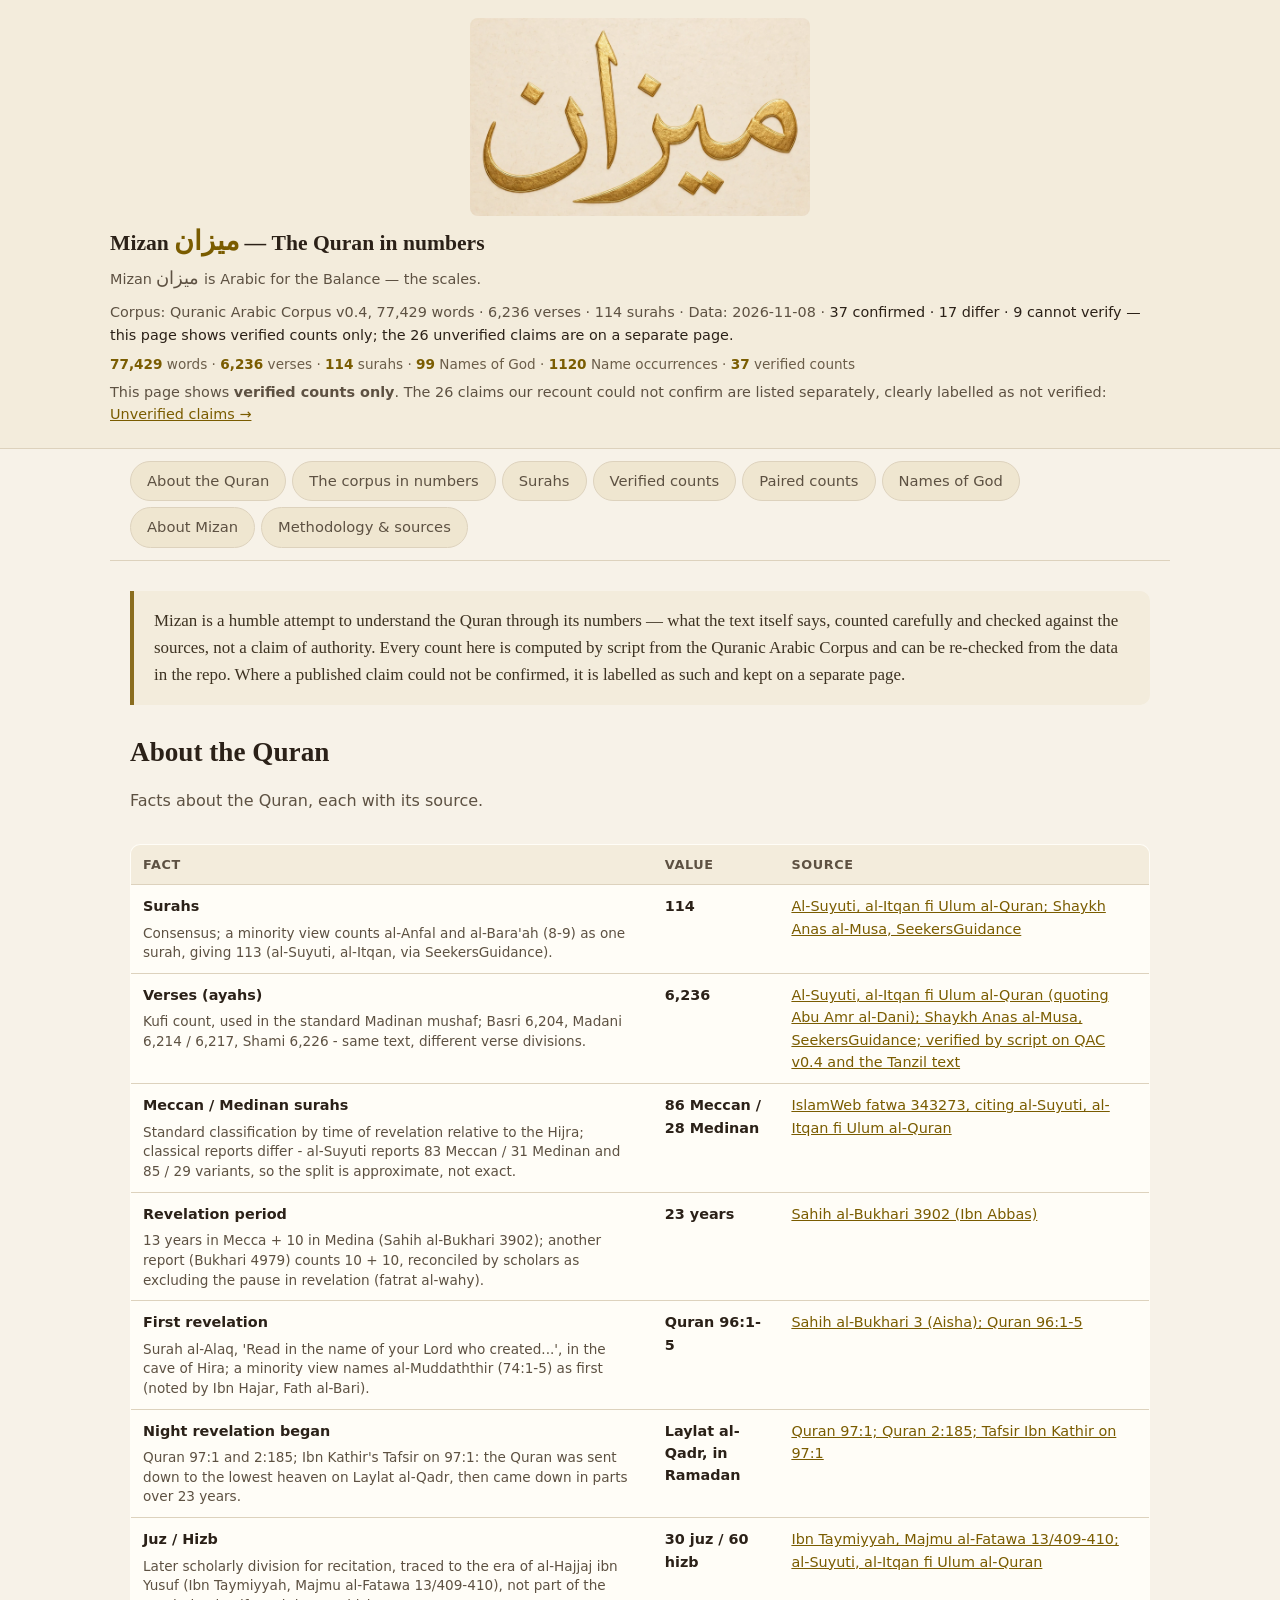
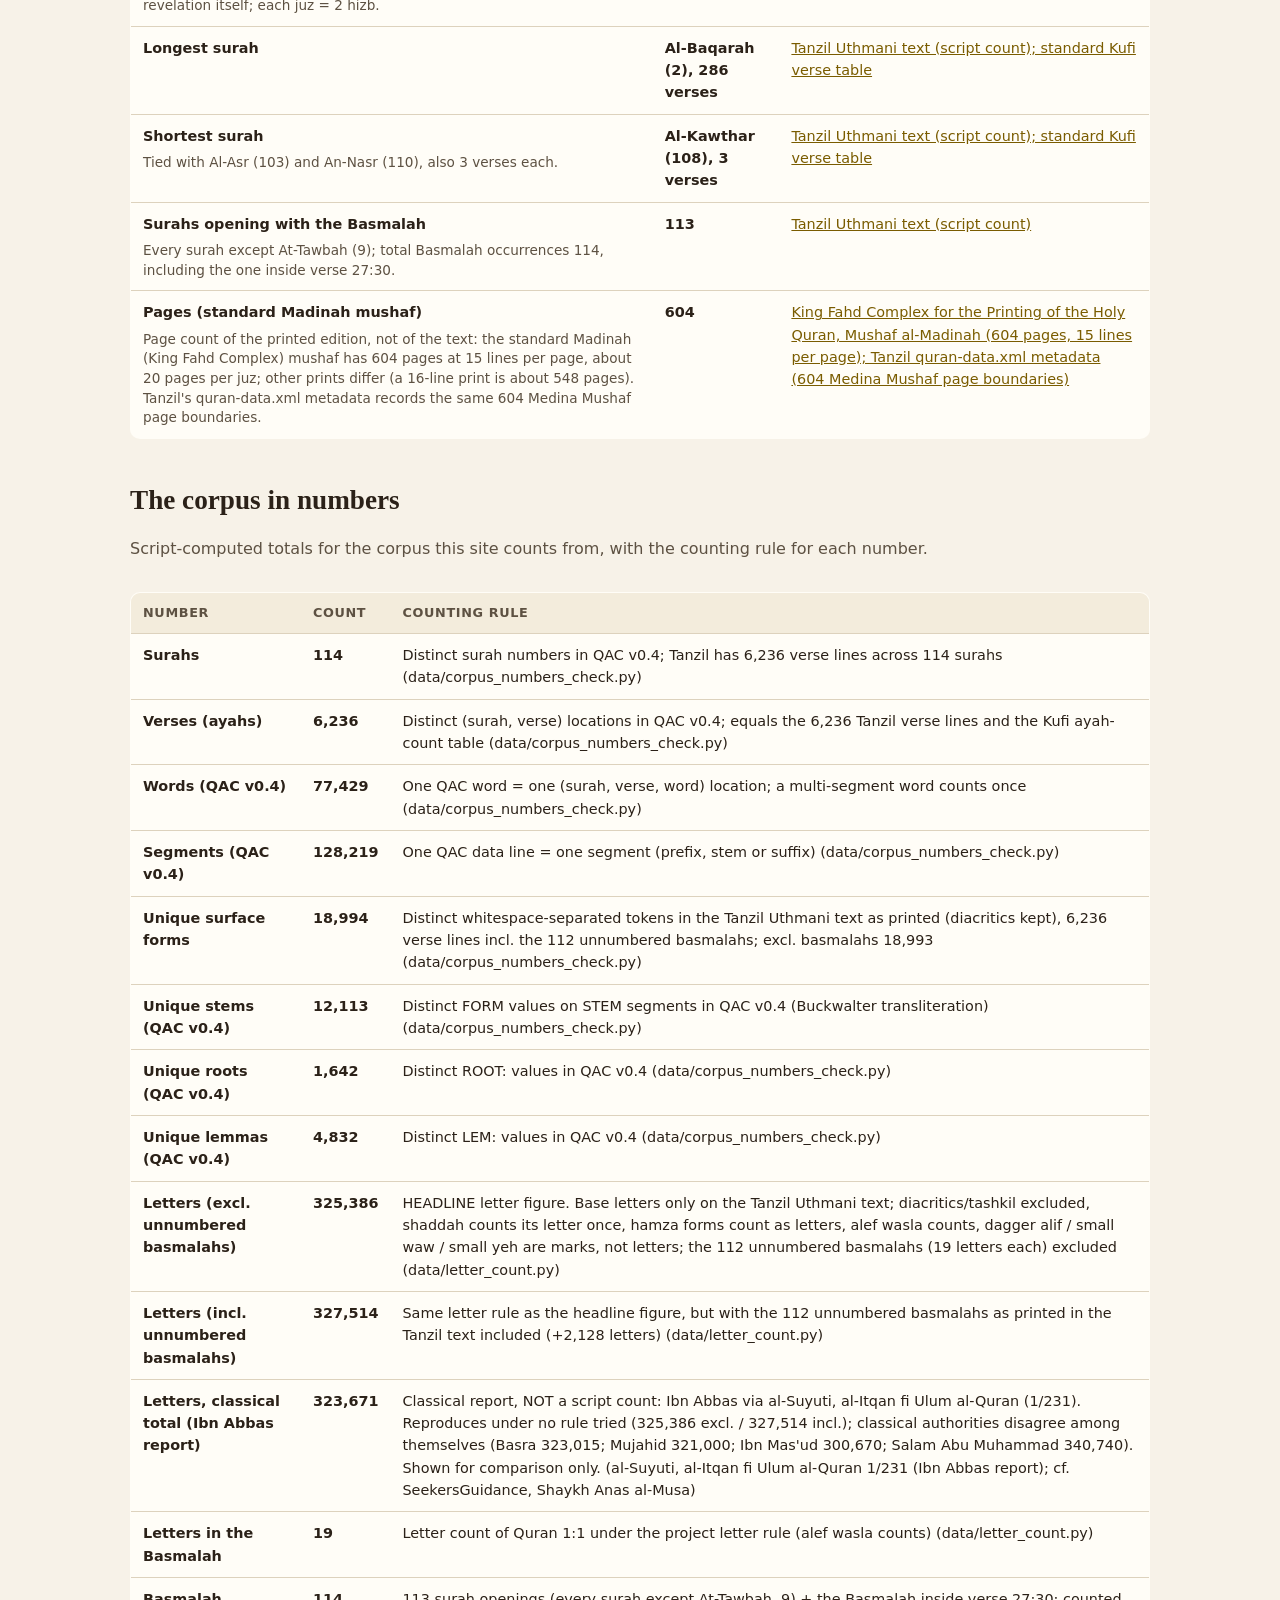
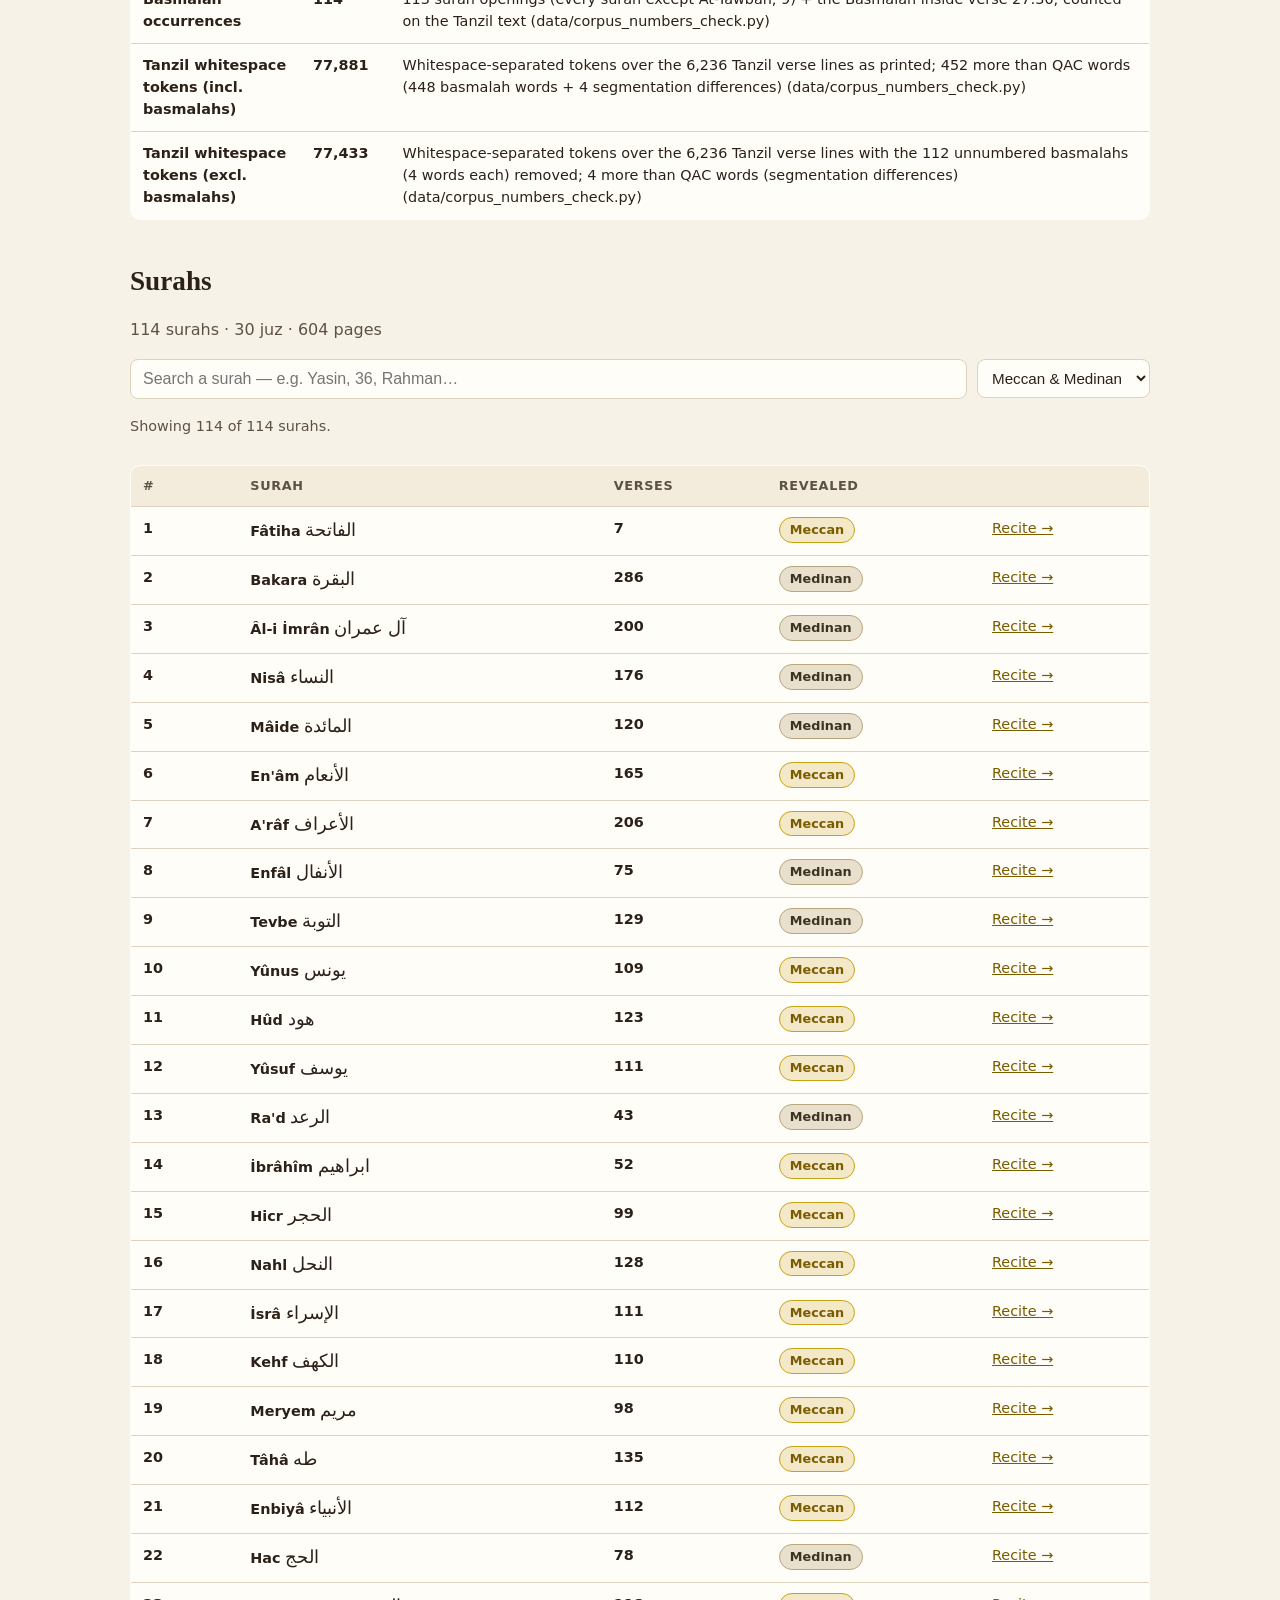
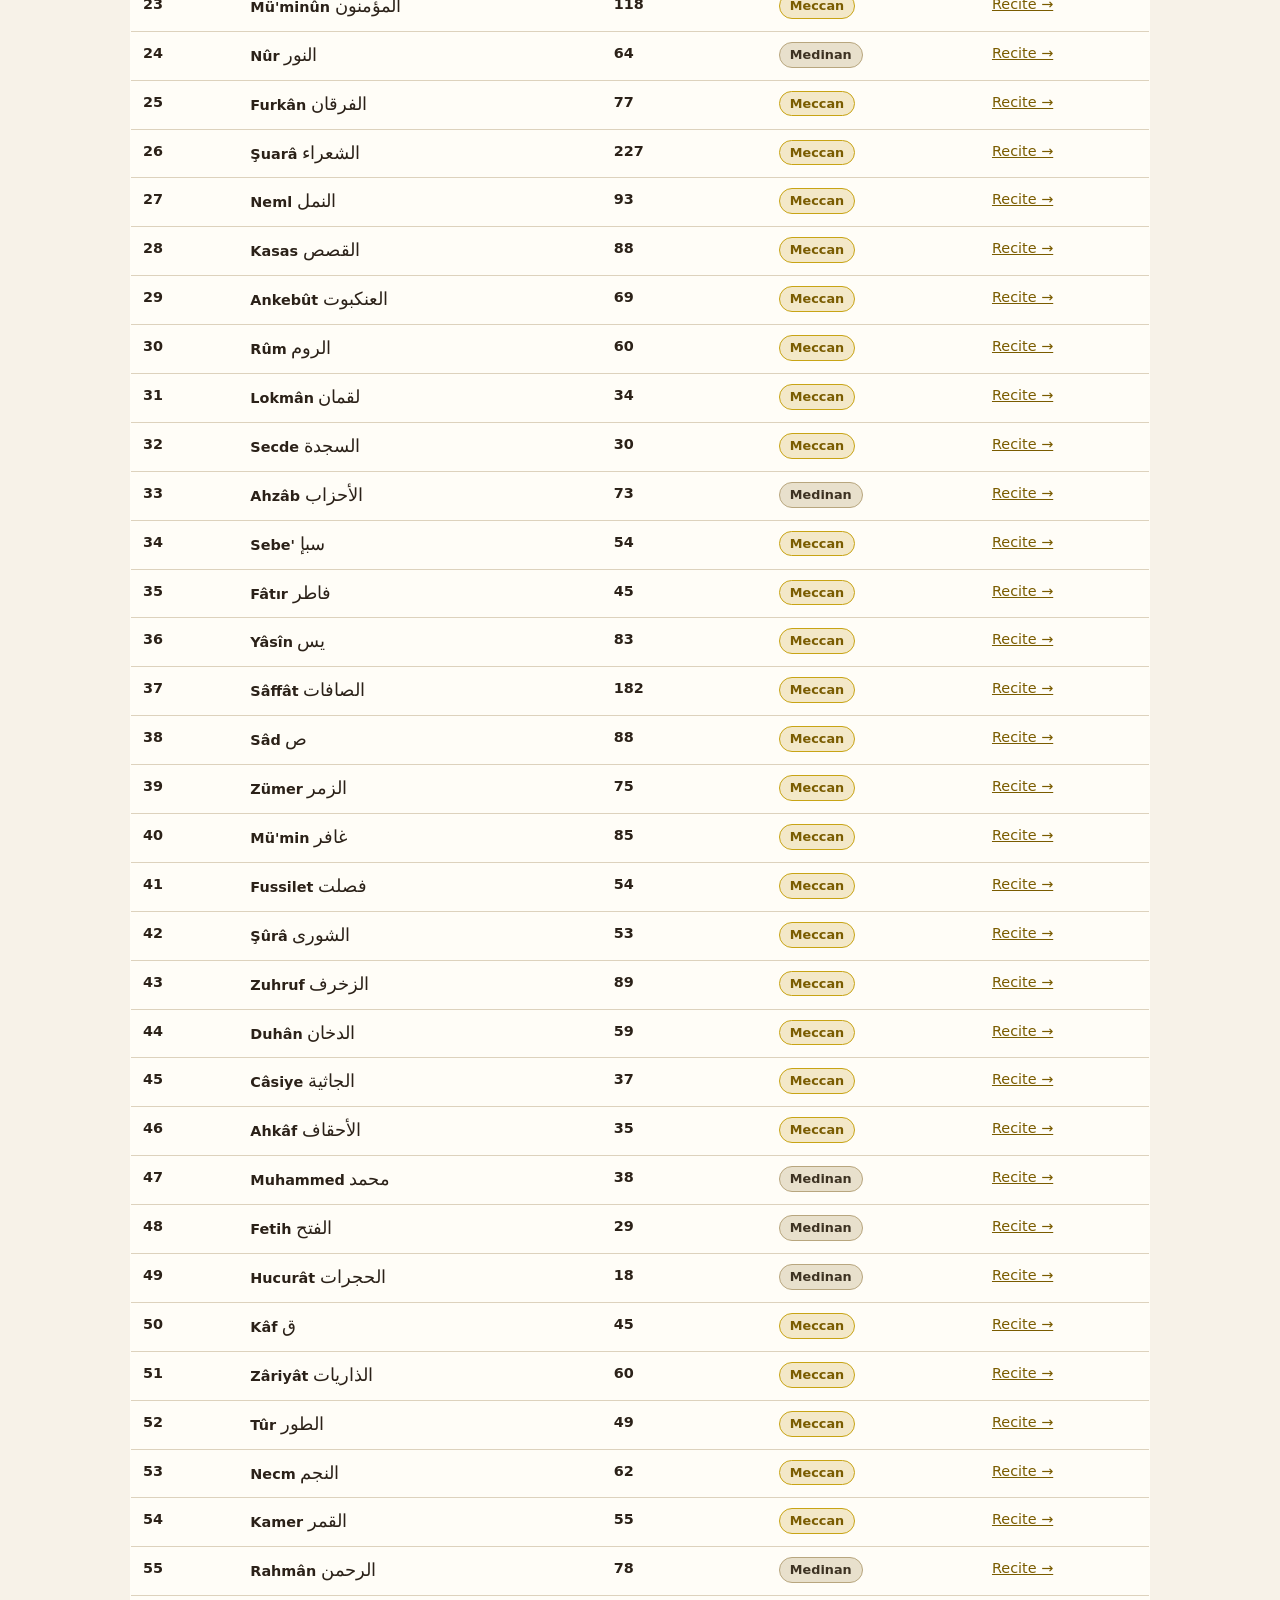
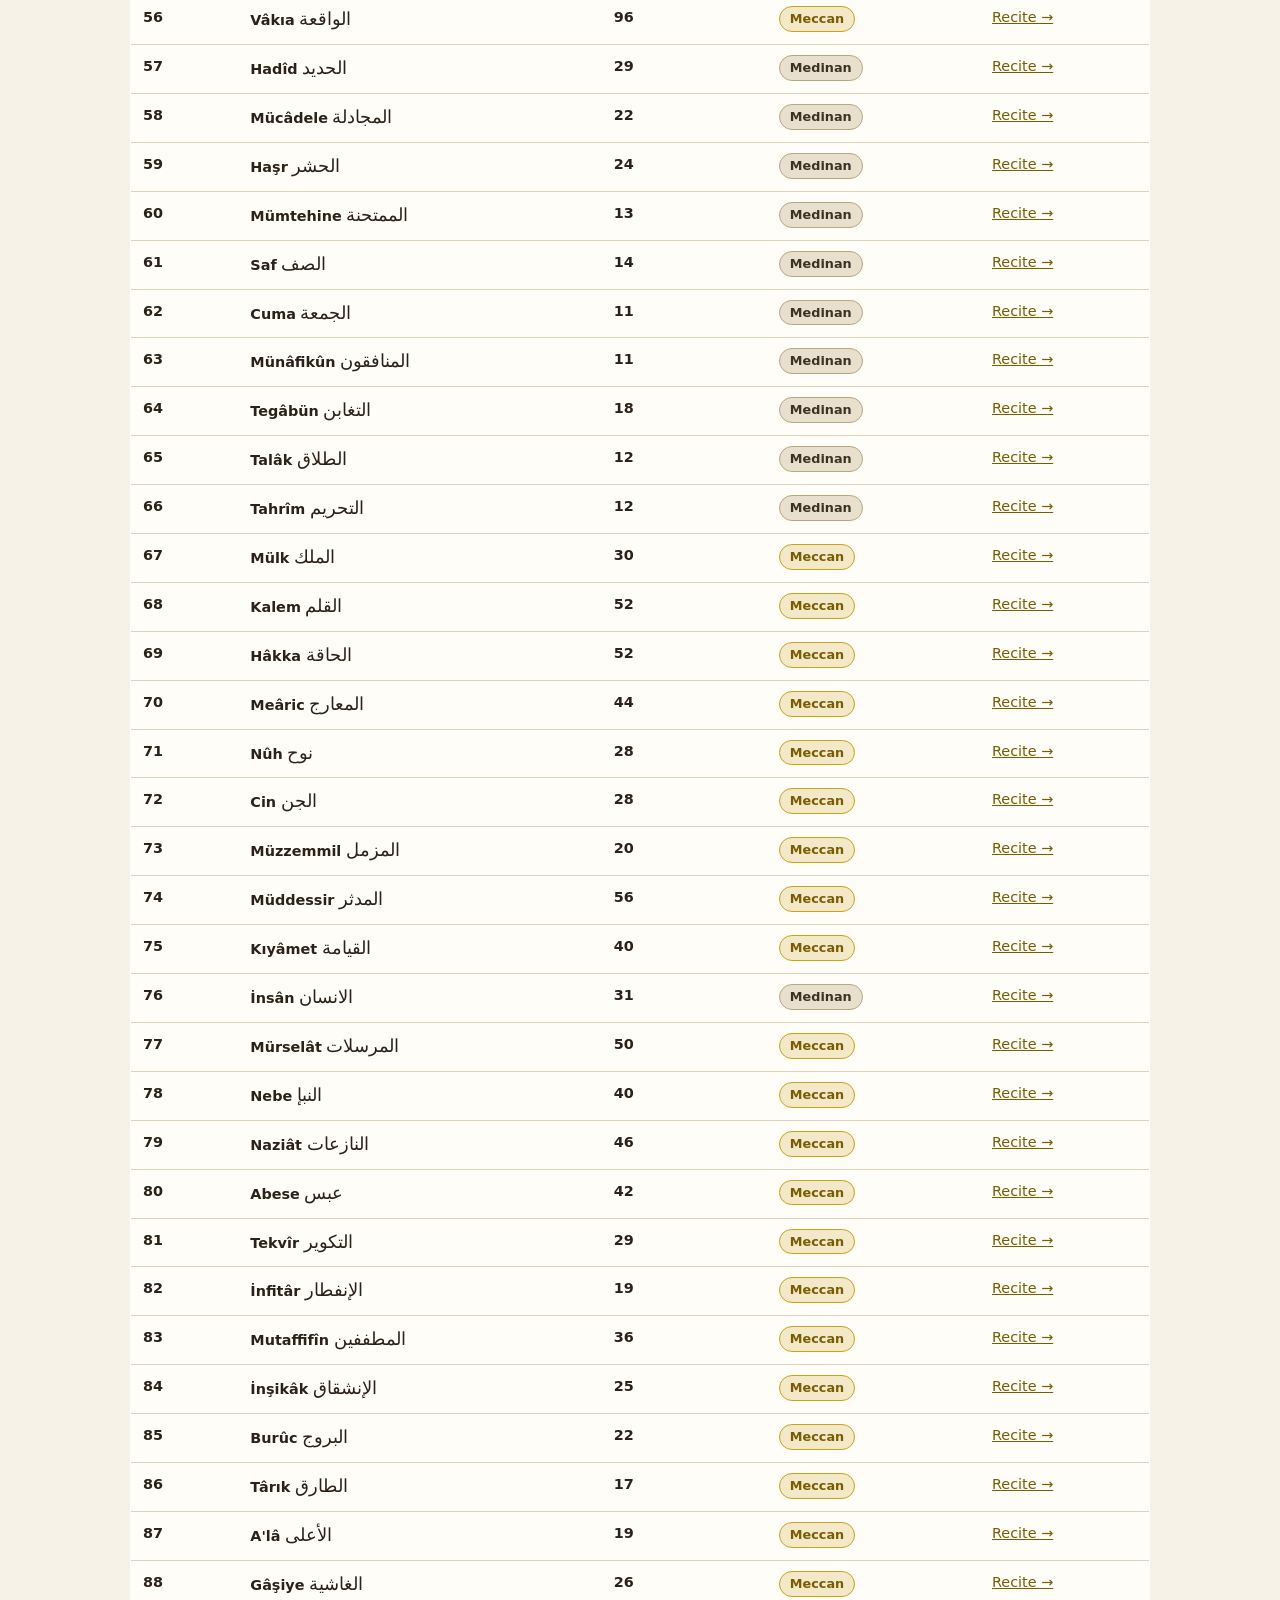
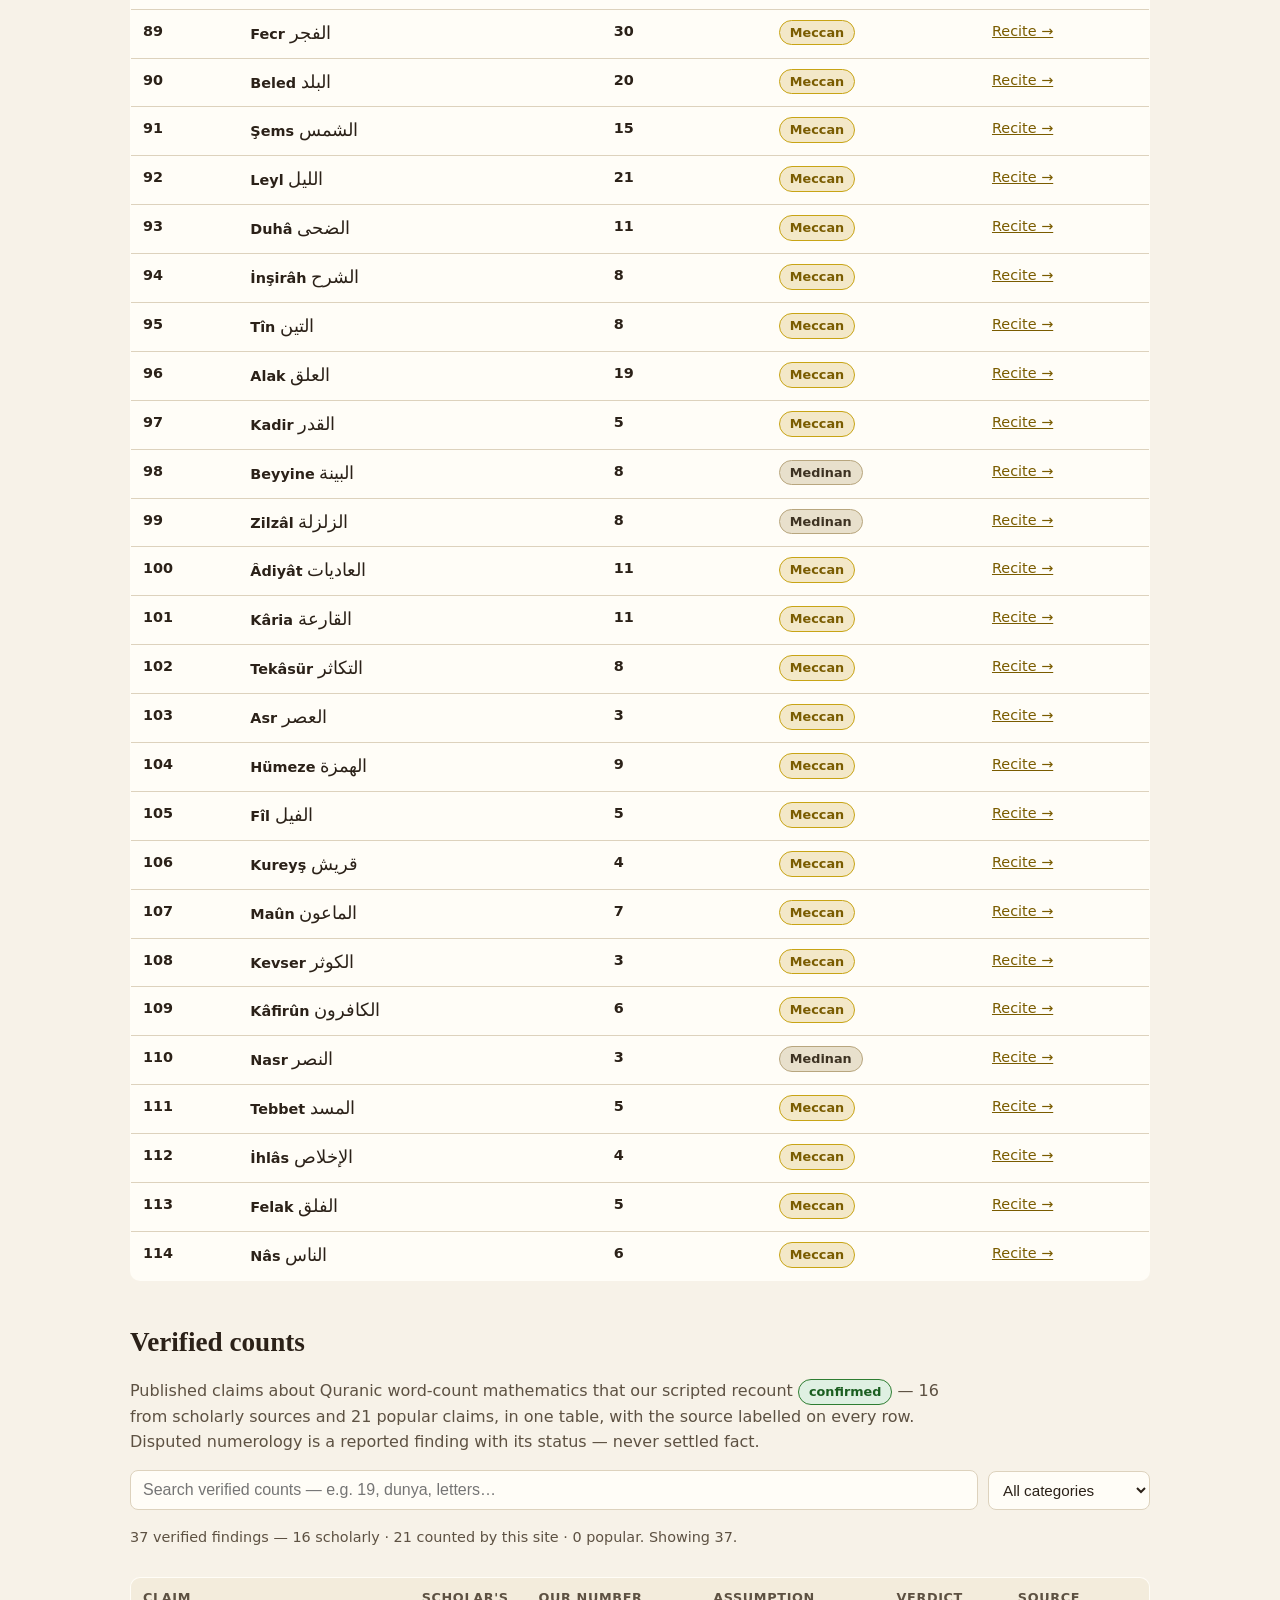
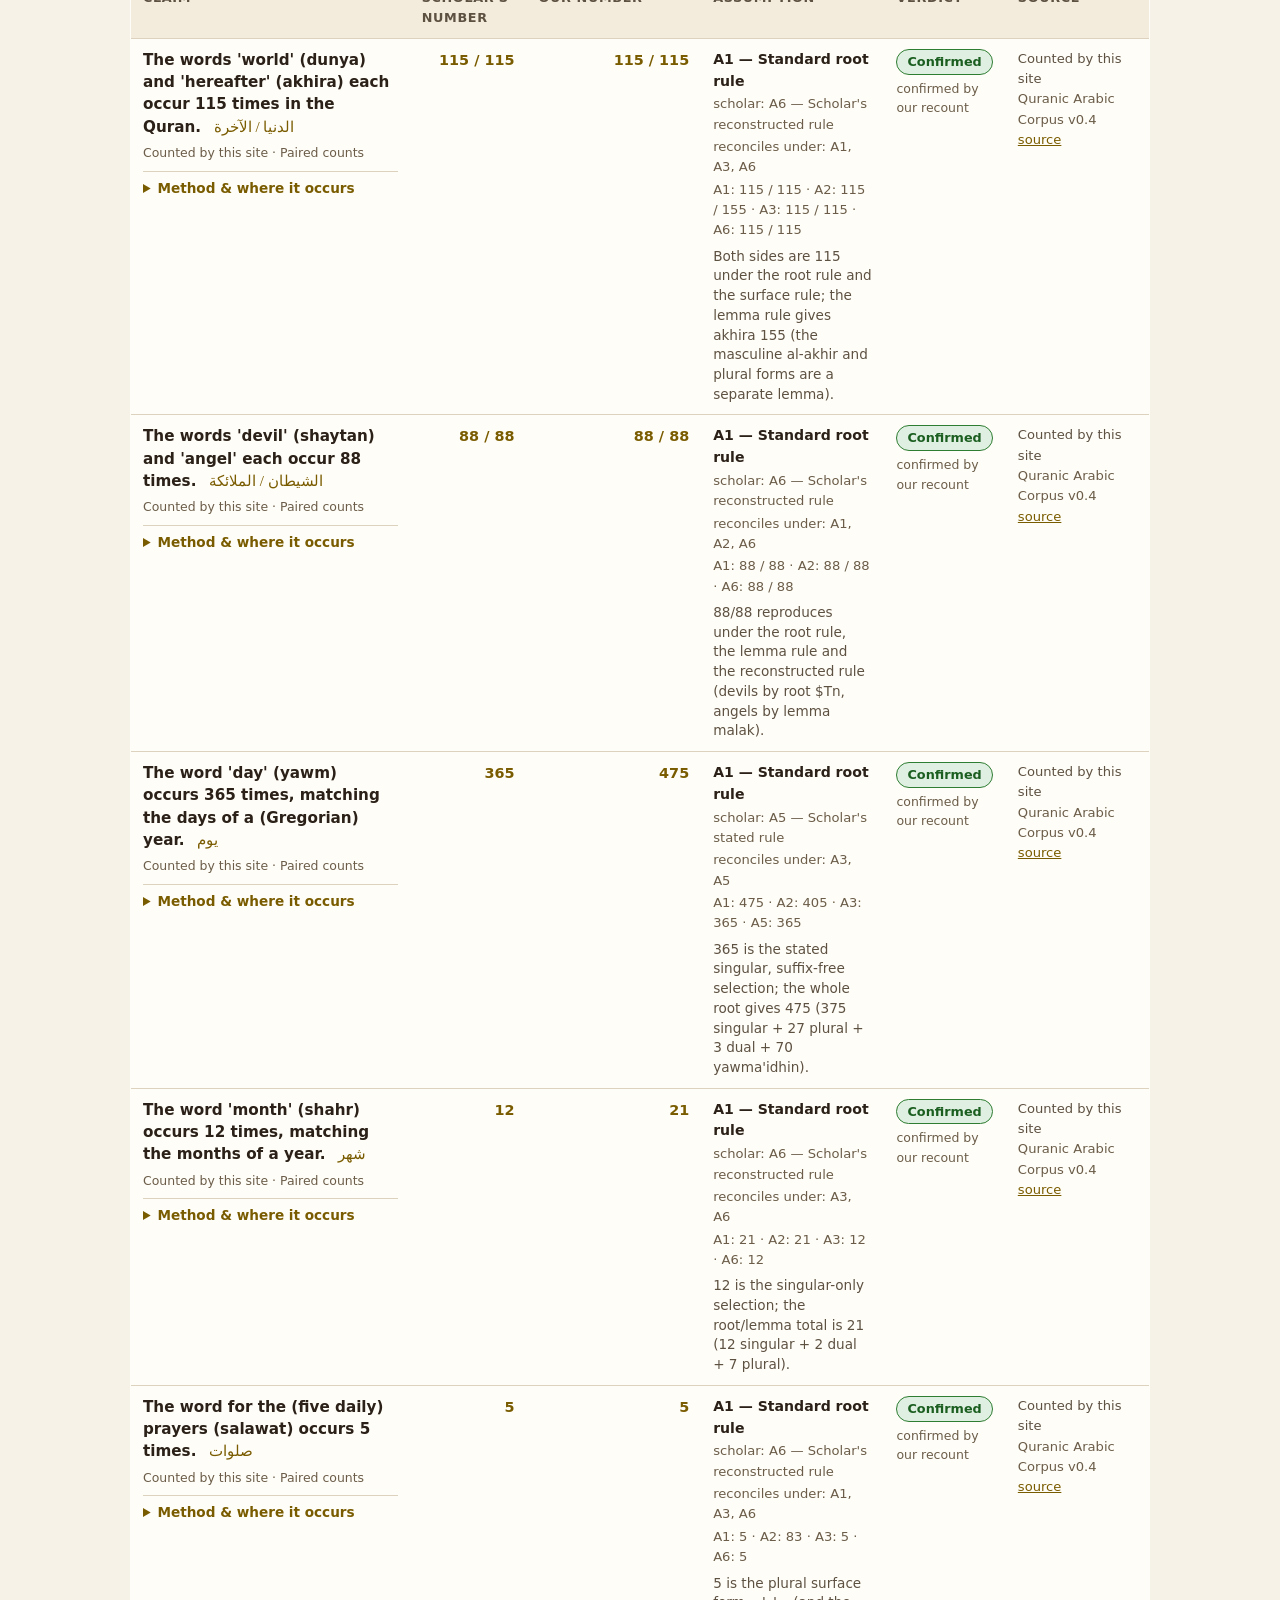
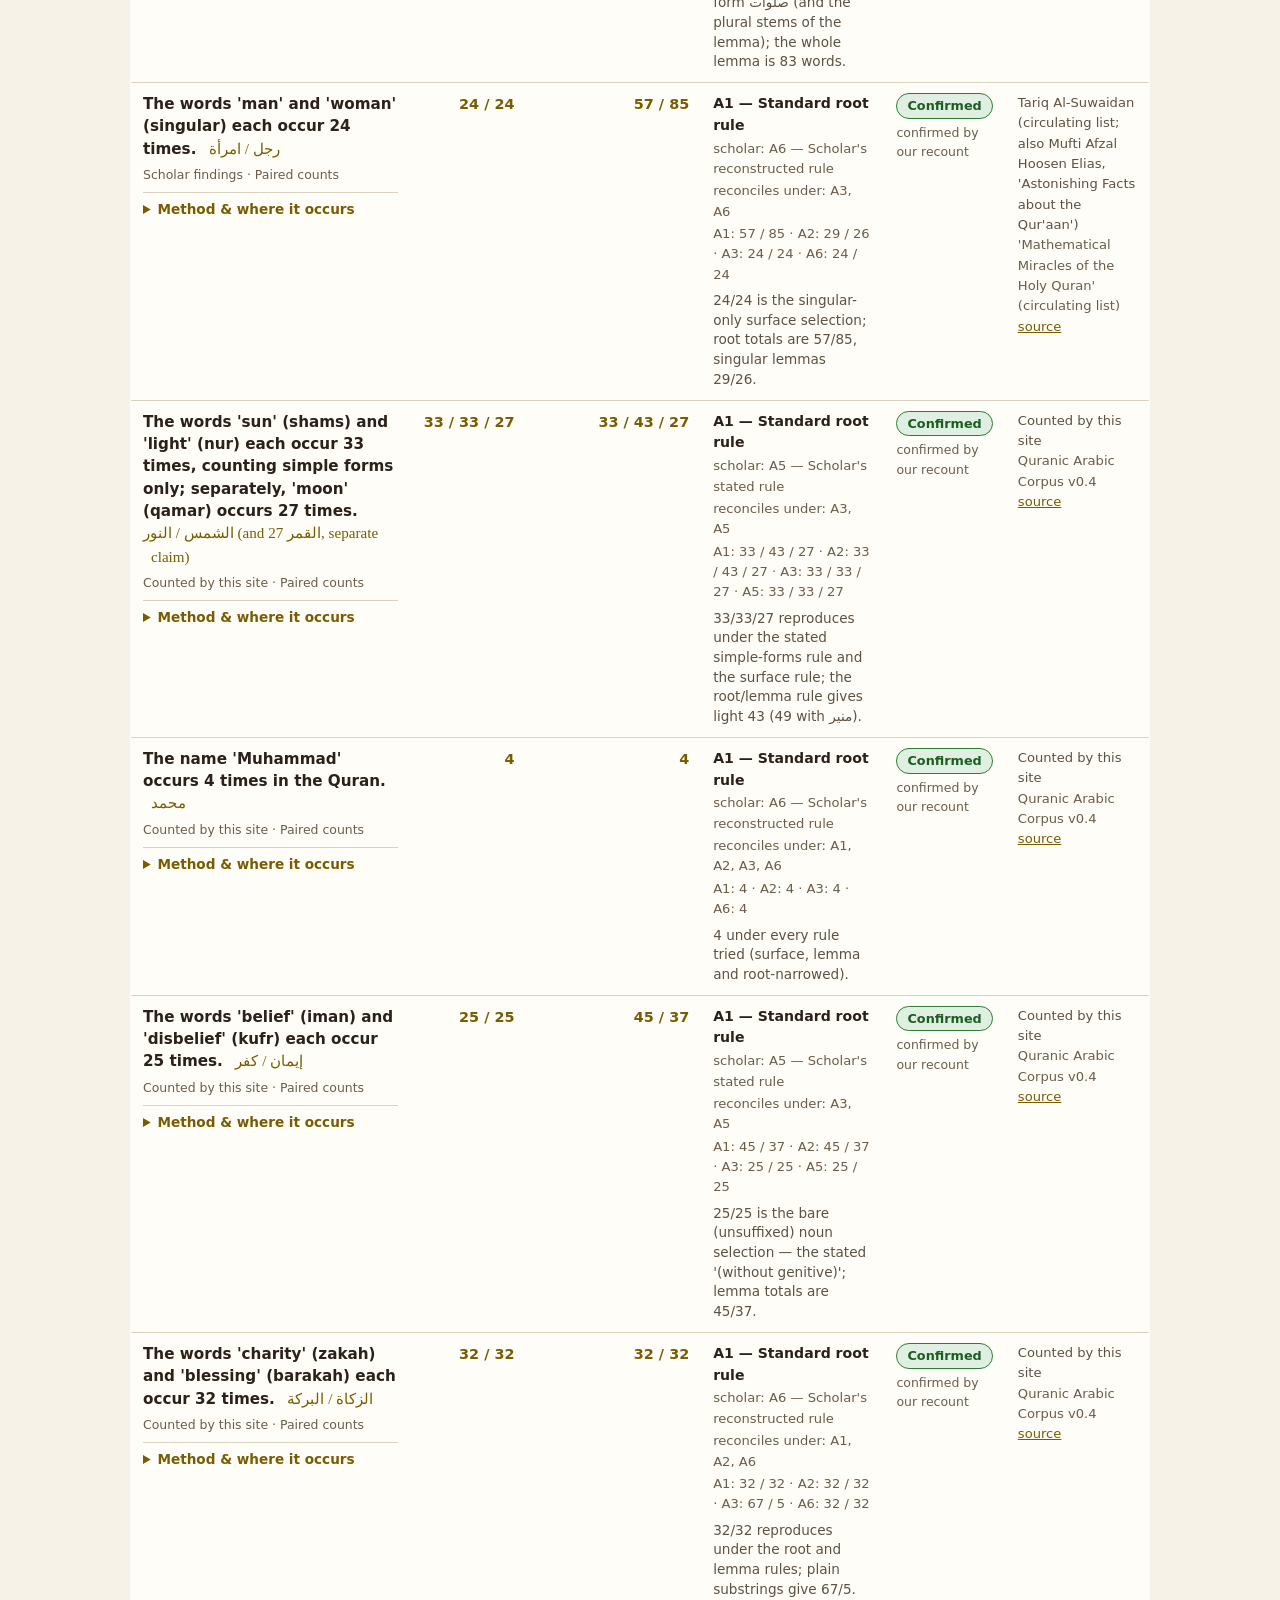
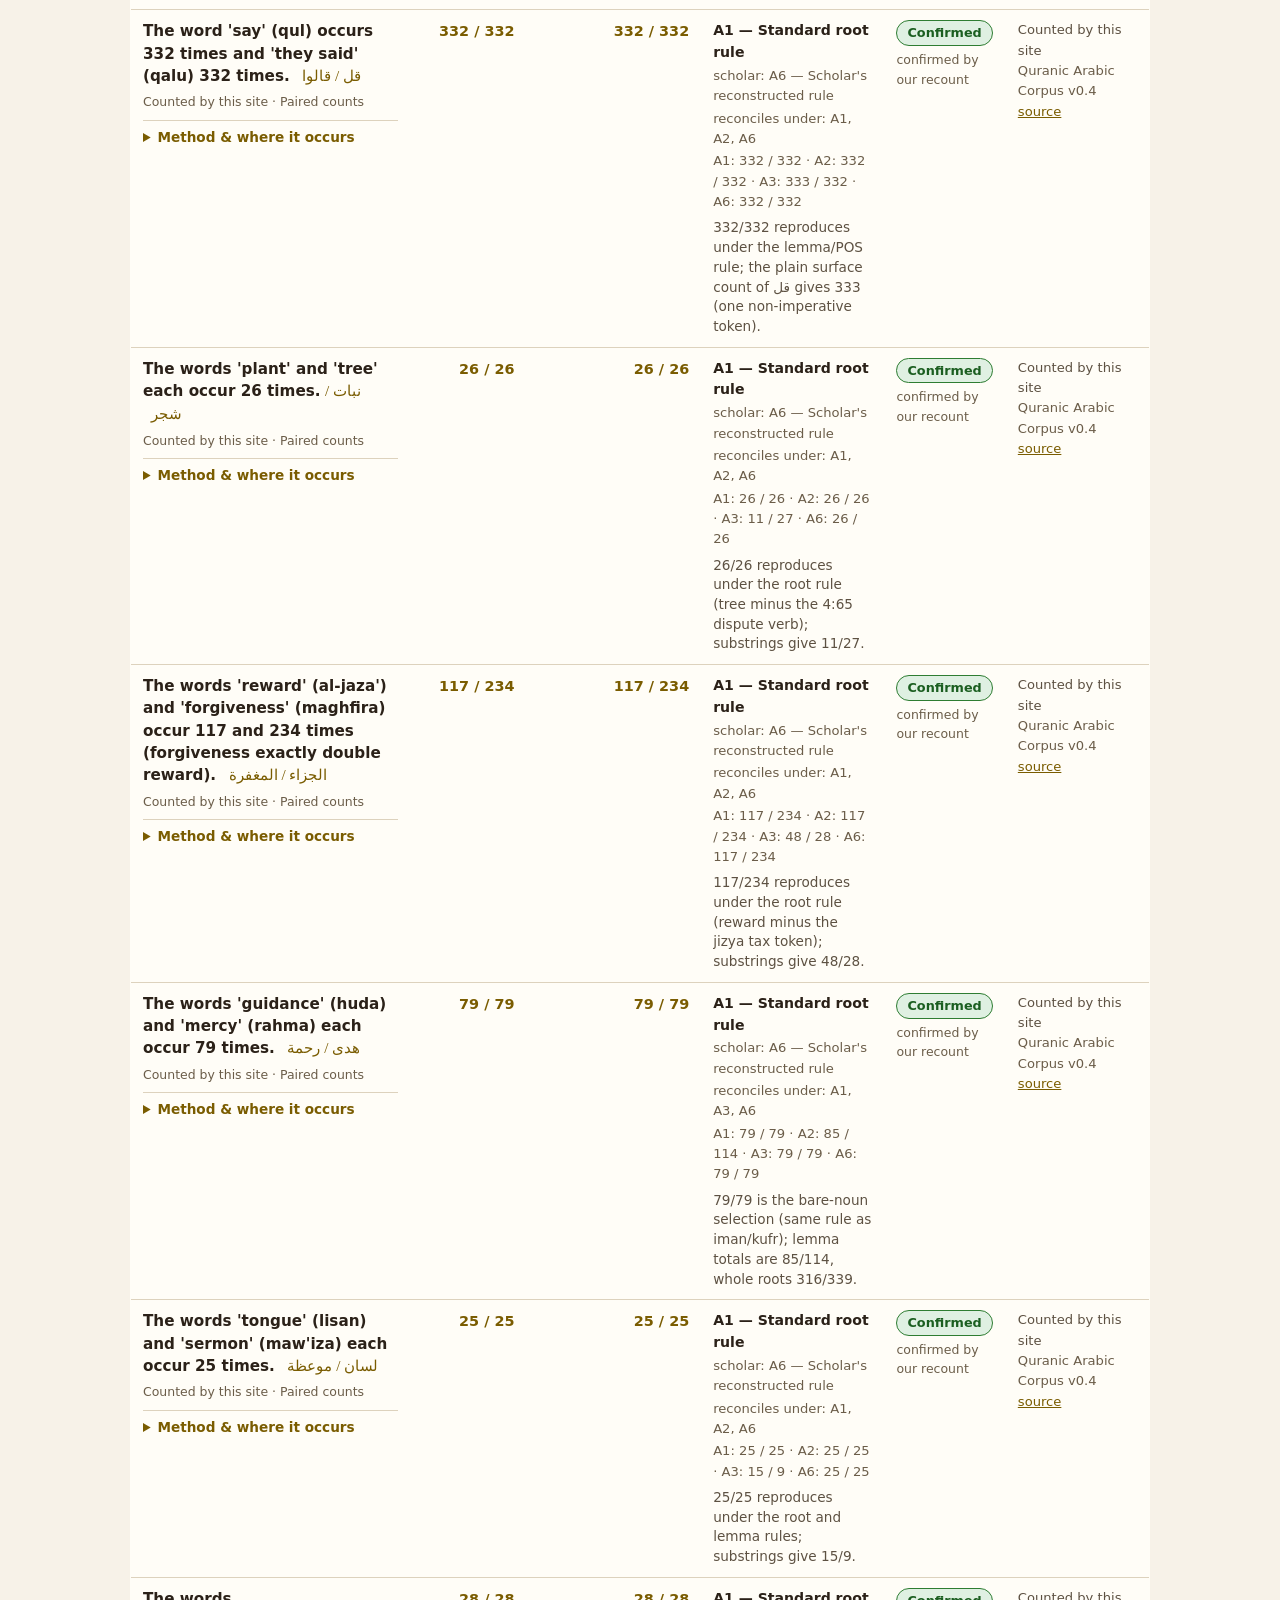
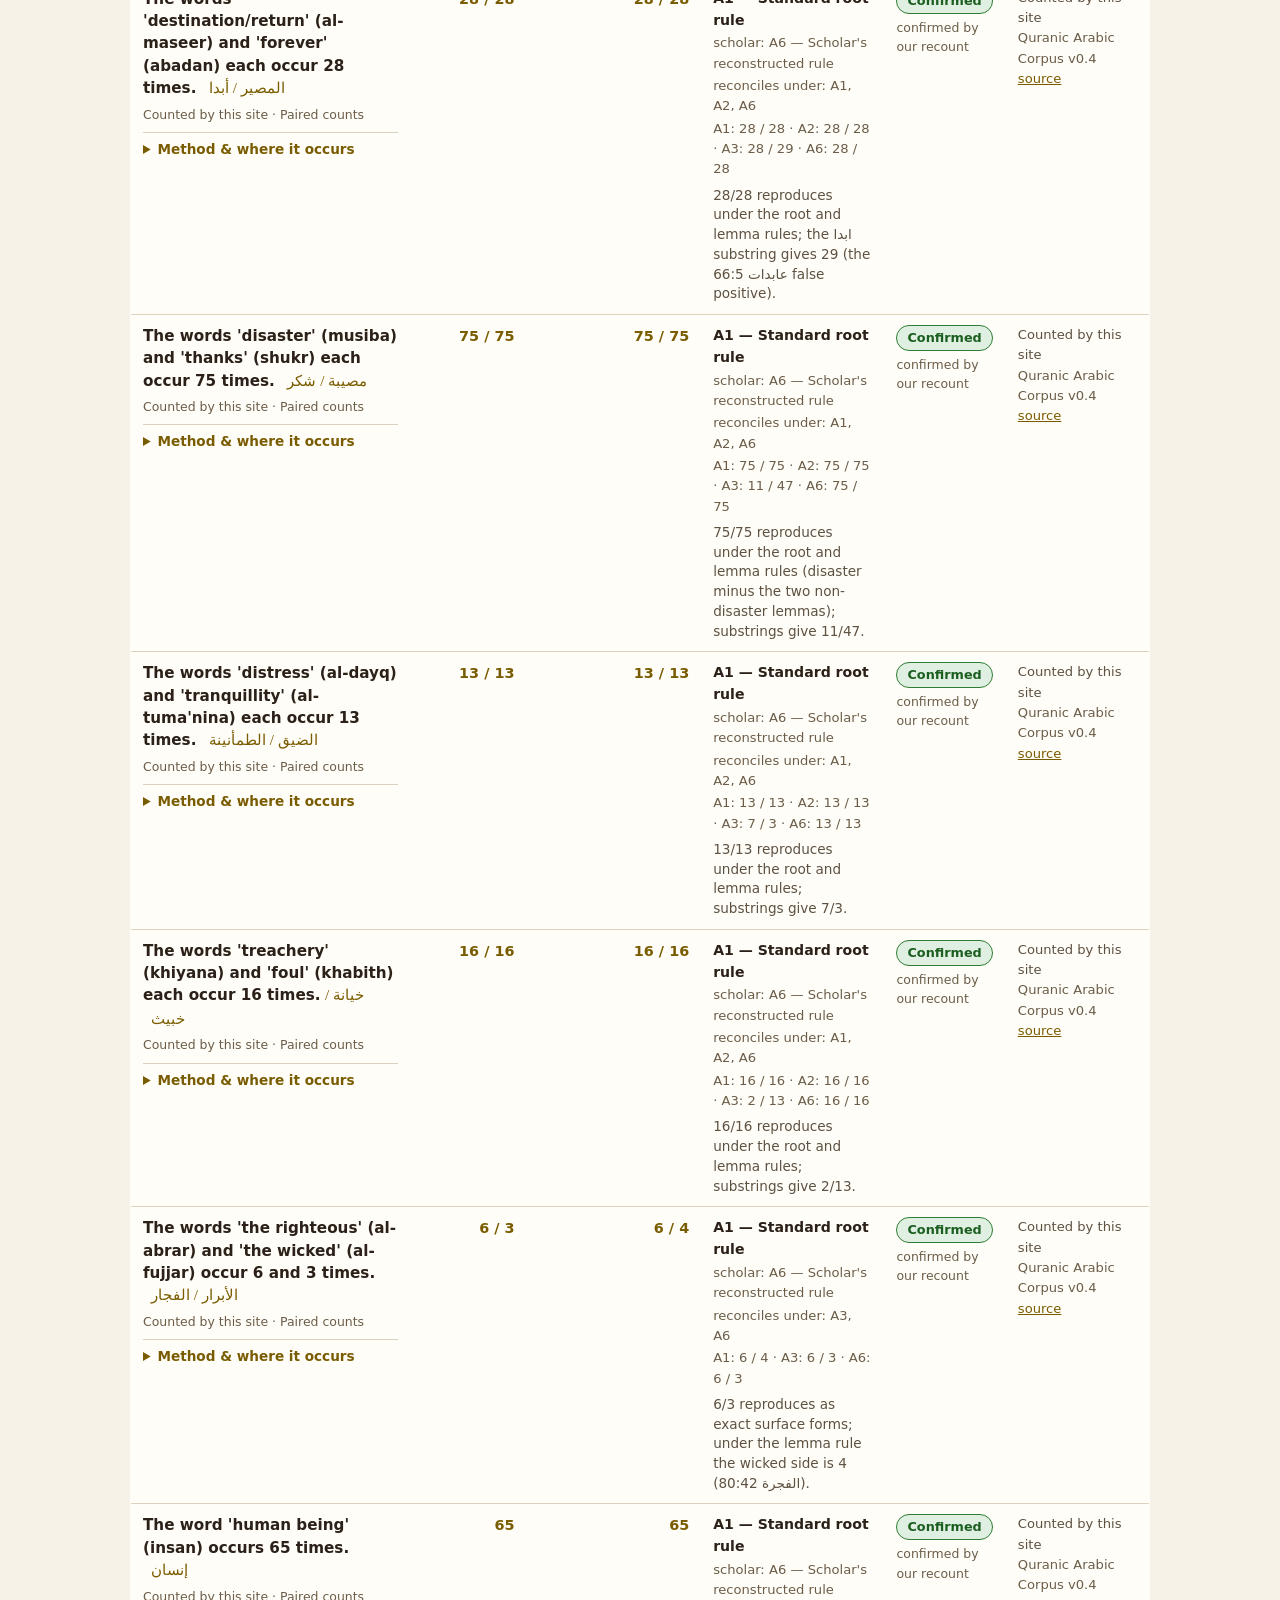
<file: index.html>
<!DOCTYPE html>
<html lang="en">
<head>
<meta charset="utf-8">
<meta name="viewport" content="width=device-width, initial-scale=1">
<title>Mizan — The Quran in numbers</title>
<meta name="description" content="Mizan — the Quran in numbers. Word counts and mathematics of the Quran, computed by script from the Quranic Arabic Corpus (v0.4) and cross-checked against the Tanzil Uthmani text. Verified counts, paired word counts, the Names of God and their co-occurrence graph.">
<link rel="stylesheet" href="styles.css">
<link rel="icon" type="image/png" href="images/mizan-favicon.png">
</head>
<body>
<header class="research-head">
  <div class="research-head-inner">
    <img class="brand-logo" src="images/mizan-logo.png" alt="Mizan — ميزان — calligraphy logo">
    <h1>Mizan <span class="ar">ميزان</span> — The Quran in numbers</h1>
    <p class="meta-line">Mizan <span class="ar">ميزان</span> is Arabic for the Balance — the scales.</p>
    <p class="meta-line">Corpus: Quranic Arabic Corpus v0.4, 77,429 words · 6,236 verses · 114 surahs ·
      Data: 2026-11-08 · <span id="tally-line">37 confirmed · 17 differ · 9 cannot verify</span></p>
    <div class="stats" id="stats"></div>
    <p class="meta-line">This page shows <b>verified counts only</b>. The 26 claims our recount could not
      confirm are listed separately, clearly labelled as not verified:
      <a href="unverified.html">Unverified claims →</a></p>
  </div>
</header>

<nav class="tabs" aria-label="Sections">
  <a class="tab" href="#about">About the Quran</a>
  <a class="tab" href="#corpus">The corpus in numbers</a>
  <a class="tab" href="#surahs">Surahs</a>
  <a class="tab" href="#verified">Verified counts</a>
  <a class="tab" href="#pairs">Paired counts</a>
  <a class="tab" href="#names">Names of God</a>
  <a class="tab" href="#about-mizan">About Mizan</a>
  <a class="tab" href="#method">Methodology &amp; sources</a>
</nav>

<main>
  <!-- ============ INTRO ============ -->
  <p class="intro">Mizan is a humble attempt to understand the Quran through its numbers —
    what the text itself says, counted carefully and checked against the sources, not a claim of
    authority. Every count here is computed by script from the Quranic Arabic Corpus and can be
    re-checked from the data in the repo. Where a published claim could not be confirmed, it is
    labelled as such and kept on a separate page.</p>


  <!-- ============ 1. ABOUT THE QURAN ============ -->
  <section id="about" class="panel active">
    <div class="panel-head">
      <h2>About the Quran</h2>
      <p>Facts about the Quran, each with its source.</p>
    </div>
    <div id="facts-table"></div>
  </section>

  <!-- ============ 2. THE CORPUS IN NUMBERS ============ -->
  <section id="corpus" class="panel active">
    <div class="panel-head">
      <h2>The corpus in numbers</h2>
      <p>Script-computed totals for the corpus this site counts from, with the counting rule for each number.</p>
    </div>
    <div id="corpus-table"></div>
  </section>

  <!-- ============ 2b. SURAHS ============ -->
  <section id="surahs" class="panel active">
    <div class="panel-head">
      <h2>Surahs</h2>
      <p id="surahs-totals">114 surahs · 30 juz</p>
      <div class="controls">
        <input id="surah-search" type="search" placeholder="Search a surah — e.g. Yasin, 36, Rahman…" aria-label="Search surahs">
        <select id="surah-type" aria-label="Filter by revelation">
          <option value="all">Meccan &amp; Medinan</option>
          <option value="Meccan">Meccan only</option>
          <option value="Medinan">Medinan only</option>
        </select>
      </div>
      <p class="tally" id="surahs-tally"></p>
    </div>
    <div id="surahs-list"></div>
  </section>

  <!-- ============ 3. VERIFIED COUNTS ============ -->
  <section id="verified" class="panel active">
    <div class="panel-head">
      <h2>Verified counts</h2>
      <p>Published claims about Quranic word-count mathematics that our scripted recount
        <span class="badge ok">confirmed</span> — 16 from scholarly sources and 21 popular claims,
        in one table, with the source labelled on every row. Disputed numerology is a reported
        finding with its status — never settled fact.</p>
      <div class="controls">
        <input id="verified-search" type="search" placeholder="Search verified counts — e.g. 19, dunya, letters…" aria-label="Search verified counts">
        <select id="verified-cat" aria-label="Filter by category">
          <option value="all">All categories</option>
          <option value="paired_counts">Paired counts</option>
          <option value="letter_counts">Letter counts</option>
          <option value="code19">Code 19</option>
          <option value="corpus_linguistics">Corpus linguistics</option>
        </select>
      </div>
      <p class="tally" id="verified-tally"></p>
    </div>
    <div id="verified-list"></div>
    <p class="method-note">Claims our recount could not confirm are not on this page:
      <a href="unverified.html">26 unverified claims (17 differ · 9 cannot verify) →</a></p>
  </section>

  <!-- ============ 4. PAIRED COUNTS ============ -->
  <section id="pairs" class="panel active">
    <div class="panel-head">
      <h2>Paired word counts</h2>
      <p>Script-counted from the Quranic Arabic Corpus morphology (root, then lemma to fix the intended sense); one count per word occurrence. Click a pair for verse references with the Arabic in context.</p>
      <div class="controls">
        <input id="pair-search" type="search" placeholder="Search a pair or word — e.g. heaven, dunya, sun…" aria-label="Search pairs">
        <label class="check"><input type="checkbox" id="pair-equal-only"> Equal pairs only (115:115, 88:88…)</label>
      </div>
    </div>
    <div id="pairs-list"></div>
    <div class="panel-head sub">
      <h3>Anchors &amp; single counts</h3>
    </div>
    <div id="extras-list" class="extras"></div>
  </section>

  <!-- ============ 5. NAMES OF GOD ============ -->
  <section id="names" class="panel active">
    <div class="panel-head">
      <h2>The 99 Names of God <span class="ar">أَسْمَاءُ ٱللَّهِ ٱلْحُسْنَىٰ</span></h2>
      <p>These are the famous ninety-nine — al-Asmāʾ al-Ḥusnā, the Beautiful Names — from the
        hadith of the ninety-nine names: “Allah has ninety-nine names, one hundred less one;
        whoever learns them will enter Paradise” (Sahih al-Bukhari 7392; Sahih Muslim 2677).
        Ninety-nine is not a ceiling: scholars agree the hadith does not limit Allah's names
        to this number, and the Quran uses more names and attributes of Allah than these 99.
        Below, each Name is counted in the Arabic text, matched by lemma in the Quranic Arabic
        Corpus. A Name counts only where the word is used of God; excluded occurrences are
        listed per Name. 24 Names do not occur in the Quran at all.</p>
      <div id="more-names"></div>
      <div class="controls">
        <input id="name-search" type="search" placeholder="Search a Name — e.g. Rahim, Aziz, Nur…" aria-label="Search Names">
        <select id="name-filter" aria-label="Filter Names">
          <option value="all">All 99 Names</option>
          <option value="present">Occurs in the Quran</option>
          <option value="zero">Zero occurrences (24)</option>
          <option value="top20">Top 20 by count</option>
        </select>
      </div>
    </div>
    <div class="graph-wrap">
      <div class="graph-head">
        <h3>Co-occurrence network — Names appearing together in a verse</h3>
        <div class="controls">
          <label>Graph scope
            <select id="graph-scope" aria-label="Graph scope">
              <option value="15">Top 15 Names</option>
              <option value="25" selected>Top 25 Names</option>
              <option value="40">Top 40 Names</option>
            </select>
          </label>
          <label>Edges
            <select id="graph-edges" aria-label="Edge type">
              <option value="verse" selected>Same verse</option>
              <option value="surah">Same surah</option>
            </select>
          </label>
        </div>
        <p class="hint">Click a node to highlight its neighbours and see the pair counts. Edge thickness = number of shared verses (or surahs).</p>
      </div>
      <canvas id="graph" width="960" height="560" aria-label="Co-occurrence network graph of the Names of God"></canvas>
      <div id="graph-detail" class="graph-detail">Select a Name in the graph to see its strongest partners.</div>
    </div>
    <div id="names-list"></div>
    <div id="name-detail"></div>
  </section>

  <!-- ============ ABOUT MIZAN ============ -->
  <section id="about-mizan" class="panel active">
    <div class="panel-head">
      <h2>About Mizan</h2>
      <p>The name of this site, and what the Quran says about it.</p>
    </div>
    <p><b>Mizan</b> <span class="ar">ميزان</span> is the Arabic word for the balance — the scales.
      In the Quran it is three things at once: the order God set into creation, the standard of
      justice revealed with the Book, and the scales on which deeds are weighed on the Day of
      Judgment. This site is named for it because that is what it tries to do: weigh the Quran's
      words carefully, and say plainly what balances and what does not.</p>
    <p class="method-note">Counted by script from the corpus: the word
      <span class="ar">ٱلْمِيزَانَ</span> (al-Mizan) occurs in 9 verses,
      <span class="ar">ٱلْمَوَٰزِينَ</span> (al-mawazin, the scales) in 7, and words from the
      root w-z-n, to weigh, in 21 verses.</p>
    <div class="table-scroll"><table class="data-table mizan-table">
      <thead><tr><th>Verse</th><th>Arabic</th><th>What it says</th></tr></thead>
      <tbody>
      <tr><td><b><a href="https://quran.com/55/7" target="_blank" rel="noopener">55:7–9</a></b></td><td class="ar">وَٱلسَّمَآءَ رَفَعَهَا وَوَضَعَ ٱلْمِيزَانَ ۝ أَلَّا تَطْغَوْا۟ فِى ٱلْمِيزَانِ ۝ وَأَقِيمُوا۟ ٱلْوَزْنَ بِٱلْقِسْطِ وَلَا تُخْسِرُوا۟ ٱلْمِيزَانَ</td><td>And the heaven He raised, and He set up the Balance — that you do not transgress within the Balance, and establish weight in justice, and do not make the Balance deficient.</td></tr>
      <tr><td><b><a href="https://quran.com/57/25" target="_blank" rel="noopener">57:25</a></b></td><td class="ar">وَأَنزَلْنَا مَعَهُمُ ٱلْكِتَٰبَ وَٱلْمِيزَانَ لِيَقُومَ ٱلنَّاسُ بِٱلْقِسْطِ …</td><td>We sent Our messengers with clear proofs, and sent down with them the Book and the Balance, so that people may uphold justice.</td></tr>
      <tr><td><b><a href="https://quran.com/42/17" target="_blank" rel="noopener">42:17</a></b></td><td class="ar">ٱللَّهُ ٱلَّذِىٓ أَنزَلَ ٱلْكِتَٰبَ بِٱلْحَقِّ وَٱلْمِيزَانَ وَمَا يُدْرِيكَ لَعَلَّ ٱلسَّاعَةَ قَرِيبٌ</td><td>It is Allah who sent down the Book in truth, and the Balance. And what will make you know? Perhaps the Hour is near.</td></tr>
      <tr><td><b><a href="https://quran.com/21/47" target="_blank" rel="noopener">21:47</a></b></td><td class="ar">وَنَضَعُ ٱلْمَوَٰزِينَ ٱلْقِسْطَ لِيَوْمِ ٱلْقِيَٰمَةِ فَلَا تُظْلَمُ نَفْسٌ شَيْـًٔا …</td><td>We shall set up the scales of justice for the Day of Resurrection, and no soul will be wronged at all.</td></tr>
      <tr><td><b><a href="https://quran.com/101/6" target="_blank" rel="noopener">101:6–9</a></b></td><td class="ar">فَأَمَّا مَن ثَقُلَتْ مَوَٰزِينُهُۥ فَهُوَ فِى عِيشَةٍ رَّاضِيَةٍ ۝ وَأَمَّا مَنْ خَفَّتْ مَوَٰزِينُهُۥ فَأُمُّهُۥ هَاوِيَةٌ</td><td>As for one whose scales are heavy, he will be in a pleasant life; but one whose scales are light — his refuge will be an abyss.</td></tr>
      <tr><td><b><a href="https://quran.com/17/35" target="_blank" rel="noopener">17:35</a></b></td><td class="ar">وَأَوْفُوا۟ ٱلْكَيْلَ إِذَا كِلْتُمْ وَزِنُوا۟ بِٱلْقِسْطَاسِ ٱلْمُسْتَقِيمِ ذَٰلِكَ خَيْرٌ وَأَحْسَنُ تَأْوِيلًا</td><td>Give full measure when you measure, and weigh with a straight balance. That is better, and best in outcome.</td></tr>
      <tr><td><b><a href="https://quran.com/15/19" target="_blank" rel="noopener">15:19</a></b></td><td class="ar">وَٱلْأَرْضَ مَدَدْنَٰهَا وَأَلْقَيْنَا فِيهَا رَوَٰسِىَ وَأَنۢبَتْنَا فِيهَا مِن كُلِّ شَىْءٍ مَّوْزُونٍ</td><td>And the earth — We spread it out, and cast firmly set mountains therein, and caused to grow therein everything in due balance.</td></tr>
      </tbody>
    </table></div>
    <p class="method-note">Excerpts marked … are the relevant clauses of longer verses; each reference
      links to the full verse. Arabic is the Tanzil Uthmani text.</p>
  </section>

  <!-- ============ 6. METHODOLOGY ============ -->
  <section id="method" class="panel active">
    <div class="panel-head">
      <h2>Methodology &amp; sources</h2>
      <p class="scope-line">Scope: counts of Arabic words and letters in the Quran, computed by script from the Quranic Arabic Corpus v0.4. Disputed claims are labelled, not asserted; no count is taken from an English translation.</p>
    </div>
    <h3>Assumption sets</h3>
    <p class="method-note">Counts depend on the counting rule. Each assumption set is a named rule; a finding reconciles under the sets listed with it.</p>
    <div id="assumption-table"></div>

    <h3>Corpus</h3>
    <table class="data-table compact">
      <tbody>
        <tr><th scope="row">Primary</th><td>Quranic Arabic Corpus v0.4 (Kais Dukes, University of Leeds, 2011) — <a href="https://corpus.quran.com">corpus.quran.com</a>. Morphological annotation: 77,429 words, 6,236 verses, 114 surahs; each word tagged with part of speech, lemma and root. Licence: GNU GPL.</td></tr>
        <tr><th scope="row">Obtained via</th><td>Official download is an e-mail form with no direct file URL; the Java API is a library, not a REST endpoint. The file used here came from the textminingthequran.com mirror of the identical v0.4 file, verified against the corpus's published figures (128,276 lines; 77,429 words; verbatim GPL header).</td></tr>
        <tr><th scope="row">Cross-check</th><td>Tanzil Quran Text, Uthmani script (<a href="https://tanzil.net">tanzil.net</a>) — display Arabic (copied byte-for-byte, never retyped) and full-text totals. Known difference, not an error: the Corpus counts 77,429 segmented words; Tanzil counts 77,881 space-delimited tokens. Gap of 452 = 448 (112 unnumbered basmalahs × 4 words, in Tanzil, absent from the Corpus except 1:1) + 4 verses where the texts segment words differently (2:181, 8:6, 13:37, 37:130). Counts are never forced to match.</td></tr>
      </tbody>
    </table>

    <h3>Counting rules</h3>
    <table class="data-table compact">
      <tbody>
        <tr><th scope="row">Root-word pairs</th><td>Match by <code>ROOT:</code> in the Corpus, then narrow by <code>LEM:</code> to the intended sense (e.g. root <code>jnn</code> gives 201 words, lemma <code>jan~ap</code> — jannah itself — gives 147). One count per word location; prefixes and suffixes need no stripping — the Corpus already segments them.</td></tr>
        <tr><th scope="row">Names of God</th><td>Match by <code>LEM:</code> with a <code>ROOT:</code> cross-check. A Name counts only where the word is used of God; occurrences predicated of something else are excluded and listed verse by verse in the data.</td></tr>
        <tr><th scope="row">Co-occurrence</th><td>Two Names co-occur if both appear in the same verse (primary graph) or the same surah (weaker graph). Edge weight = number of shared verses/surahs.</td></tr>
        <tr><th scope="row">Basmalah</th><td>The Corpus contains only the basmalah of 1:1. Counts therefore exclude the 112 unnumbered basmalahs; Tanzil-based surface counts are 112 higher for Allah, Rahman and Rahim, as noted per Name.</td></tr>
      </tbody>
    </table>

    <h3>Reproduce it</h3>
    <p class="method-note">Every number on this site comes from a script in the <a href="https://github.com/mindsyourai/mizan/tree/main/data">data/ folder of the repo</a>:</p>
    <ul class="repro">
      <li><code>python3 data/root_counts_script.py</code> → <code>root_counts.json</code> (re-run regenerates byte-identical JSON)</li>
      <li><code>python3 data/names_script.py</code> → <code>names.json</code> + <code>name_edges.json</code> (self-checking; exits non-zero on mismatch)</li>
      <li><code>python3 data/scholar_spotcheck.py</code> → 18 anchors for the scholar findings</li>
      <li><code>python3 build.py</code> → <code>web/data.js</code> + <code>web/locations.js</code></li>
    </ul>
    <p class="method-note">Full provenance, file hashes and counting-rule detail: <a href="https://github.com/mindsyourai/mizan/blob/main/DATA_SOURCES.md">DATA_SOURCES.md</a>. Reconciliation log: <a href="https://github.com/mindsyourai/mizan/blob/main/RECONCILIATION.md">RECONCILIATION.md</a>. Methods per finding: <a href="https://github.com/mindsyourai/mizan/blob/main/METHODS.md">METHODS.md</a>.</p>

    <h3>Sources</h3>
    <ul class="sources">
      <li>Quranic Arabic Corpus — <a href="https://corpus.quran.com">corpus.quran.com</a> (v0.4, 2011, GPL)</li>
      <li>Java API overview — <a href="https://corpus.quran.com/java/overview.jsp">corpus.quran.com/java/overview.jsp</a></li>
      <li>Tanzil Quran Text — <a href="https://tanzil.net">tanzil.net</a></li>
      <li>Corpus documentation (tagset, features) — <a href="https://corpus.quran.com/documentation/tagset.jsp">corpus.quran.com/documentation</a></li>
      <li>Project repo &amp; data — <a href="https://github.com/mindsyourai/mizan">github.com/mindsyourai/mizan</a></li>
    </ul>
  </section>
</main>

<footer>
  <p>Mizan · Data: Quranic Arabic Corpus v0.4 (GPL) via corpus.quran.com; display Arabic: Tanzil Uthmani text.
  All counts computed by script and reproducible from the <a href="https://github.com/mindsyourai/mizan">repo</a>.
  Disputed claims are labelled, not asserted. · Built 2026-11-08.</p>
  <p>Named for the Balance — that the Quran's words be weighed carefully, and what does not balance be said plainly.</p>
</footer>

<script src="data.js"></script>
<script src="locations.js"></script>
<script src="app.js"></script>
</body>
</html>
</file>
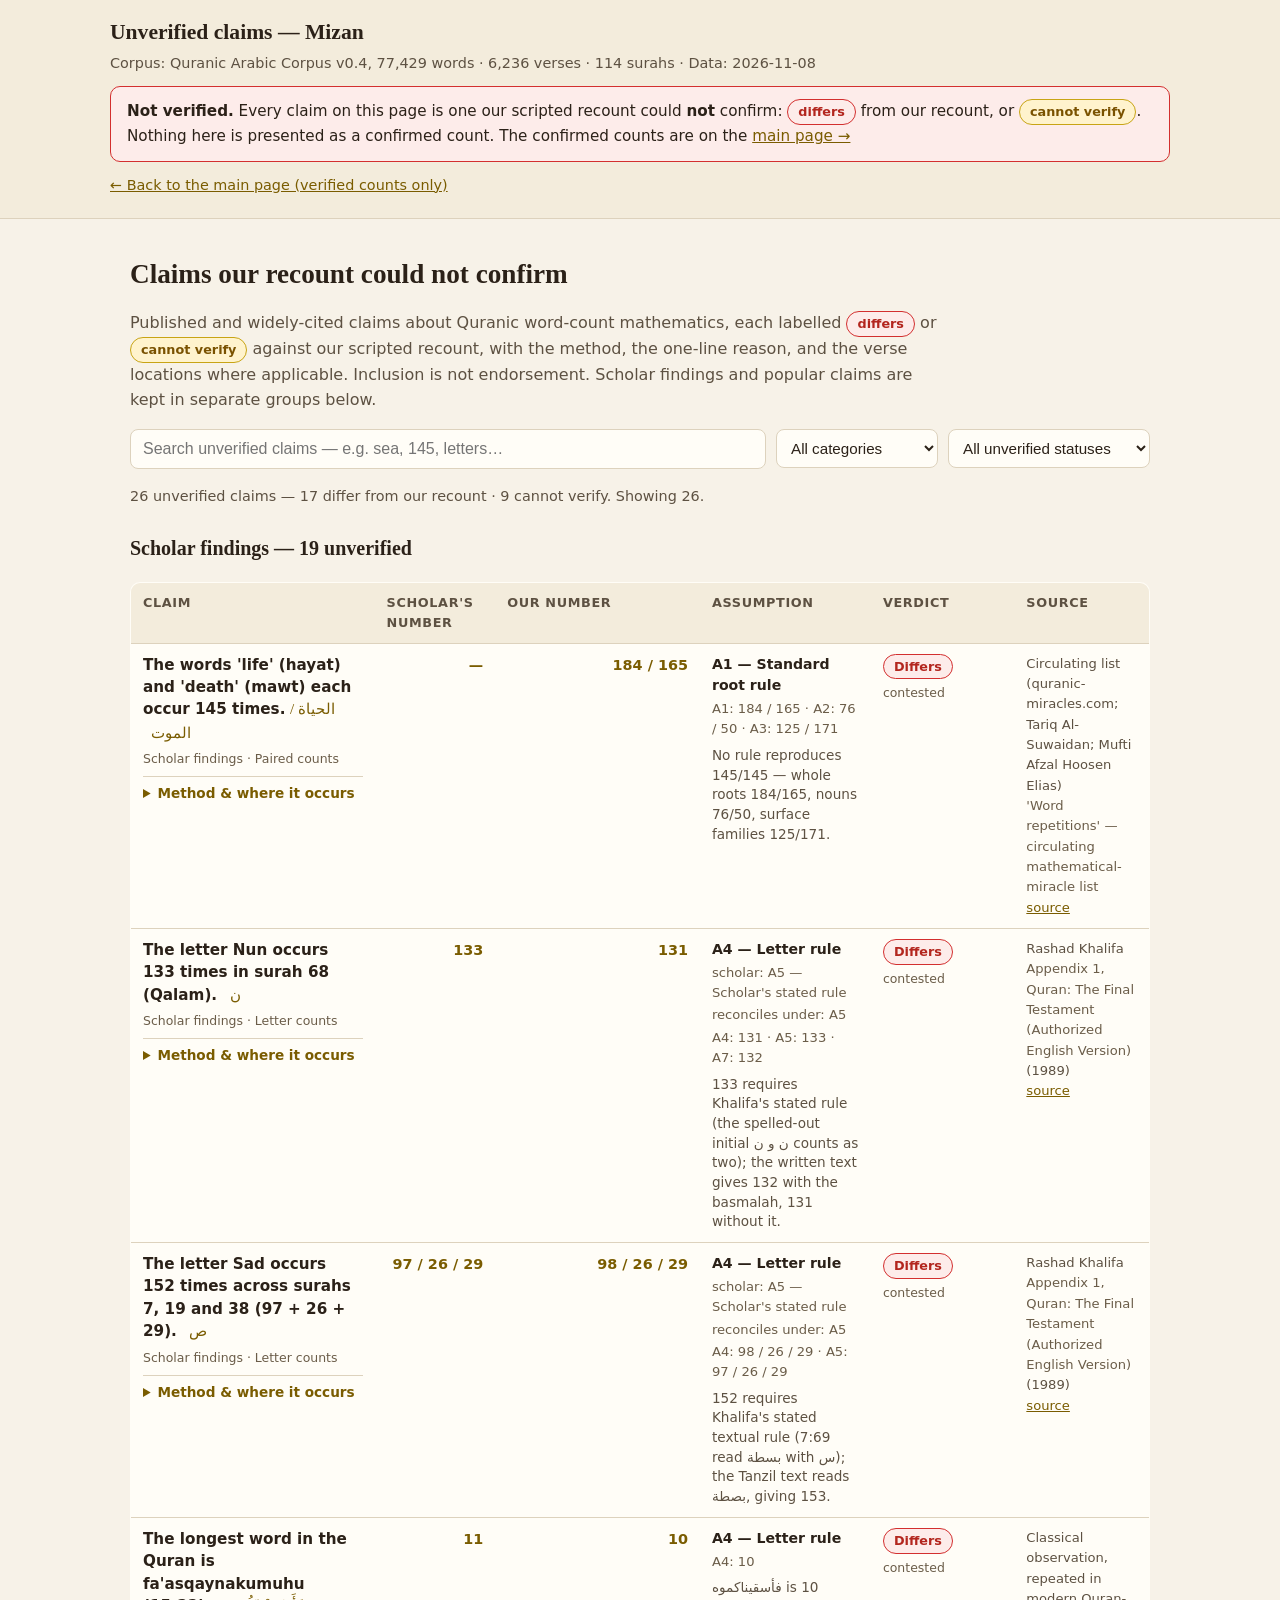
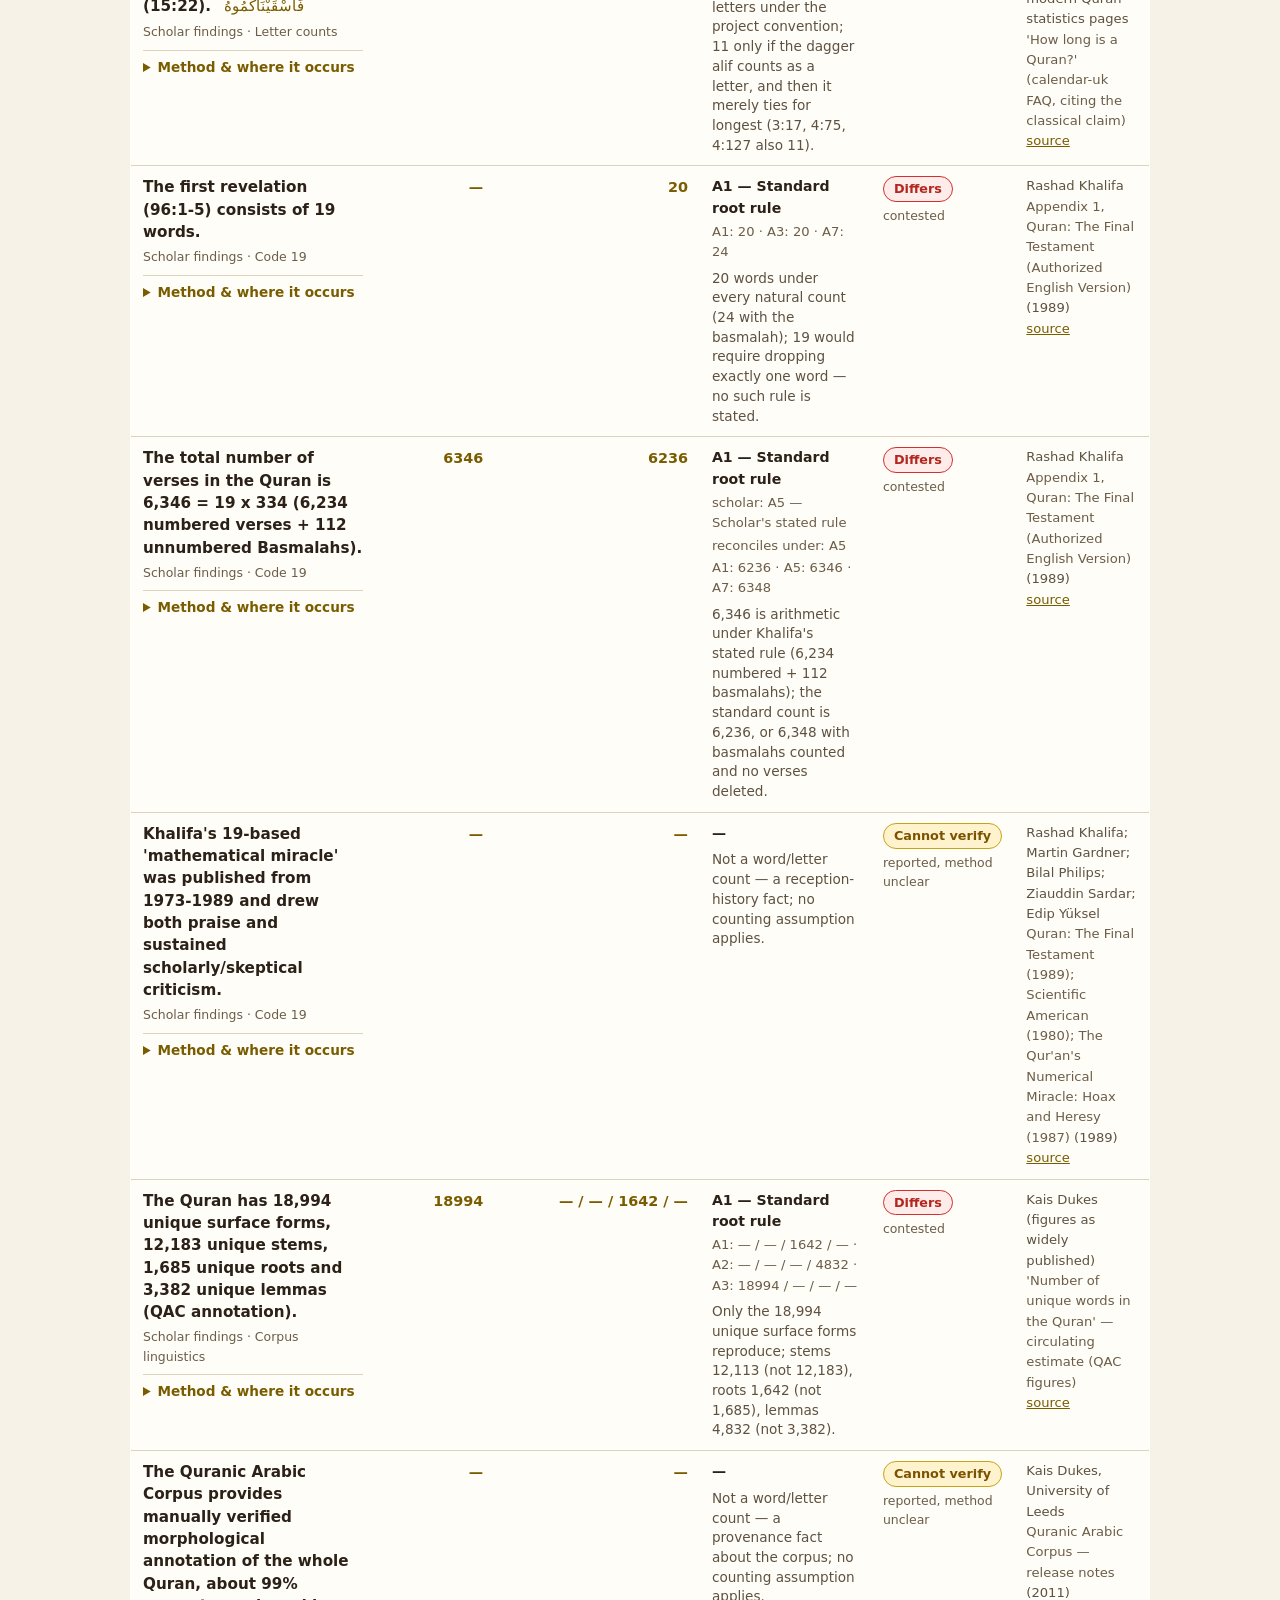
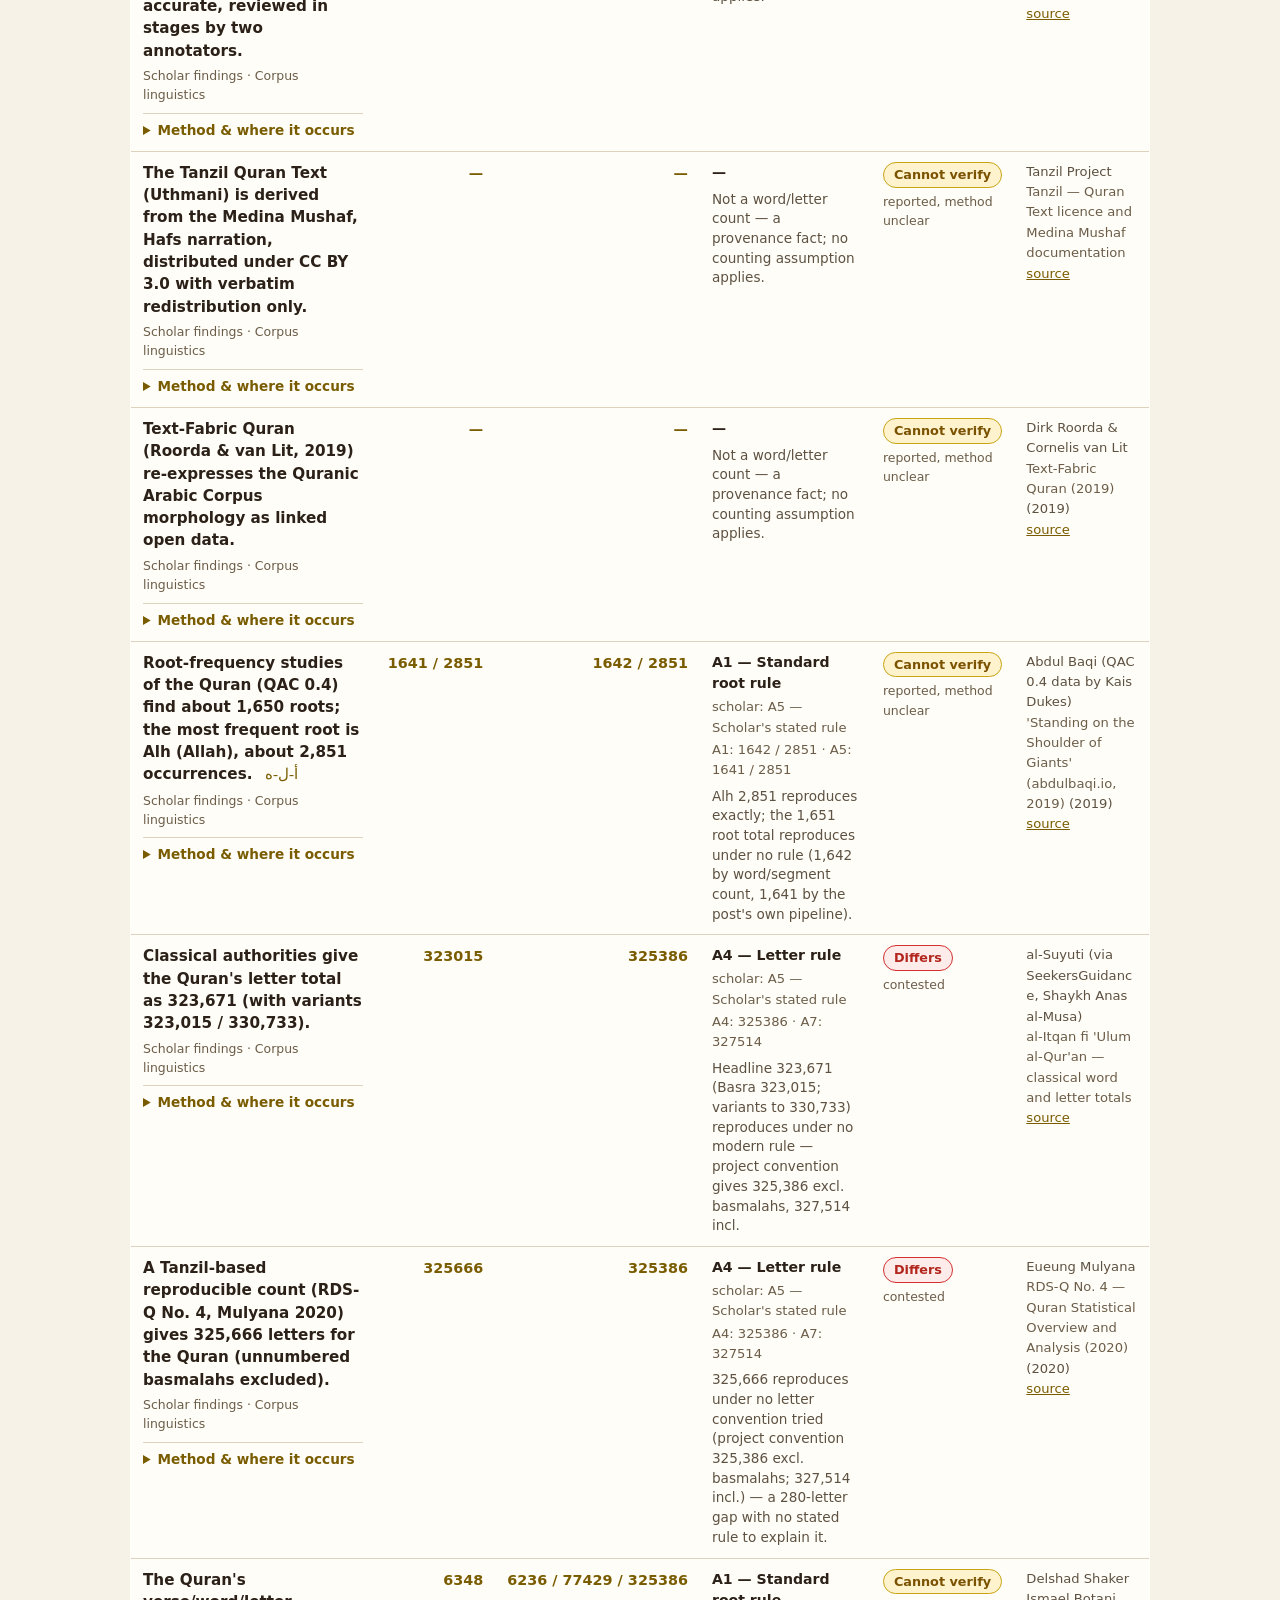
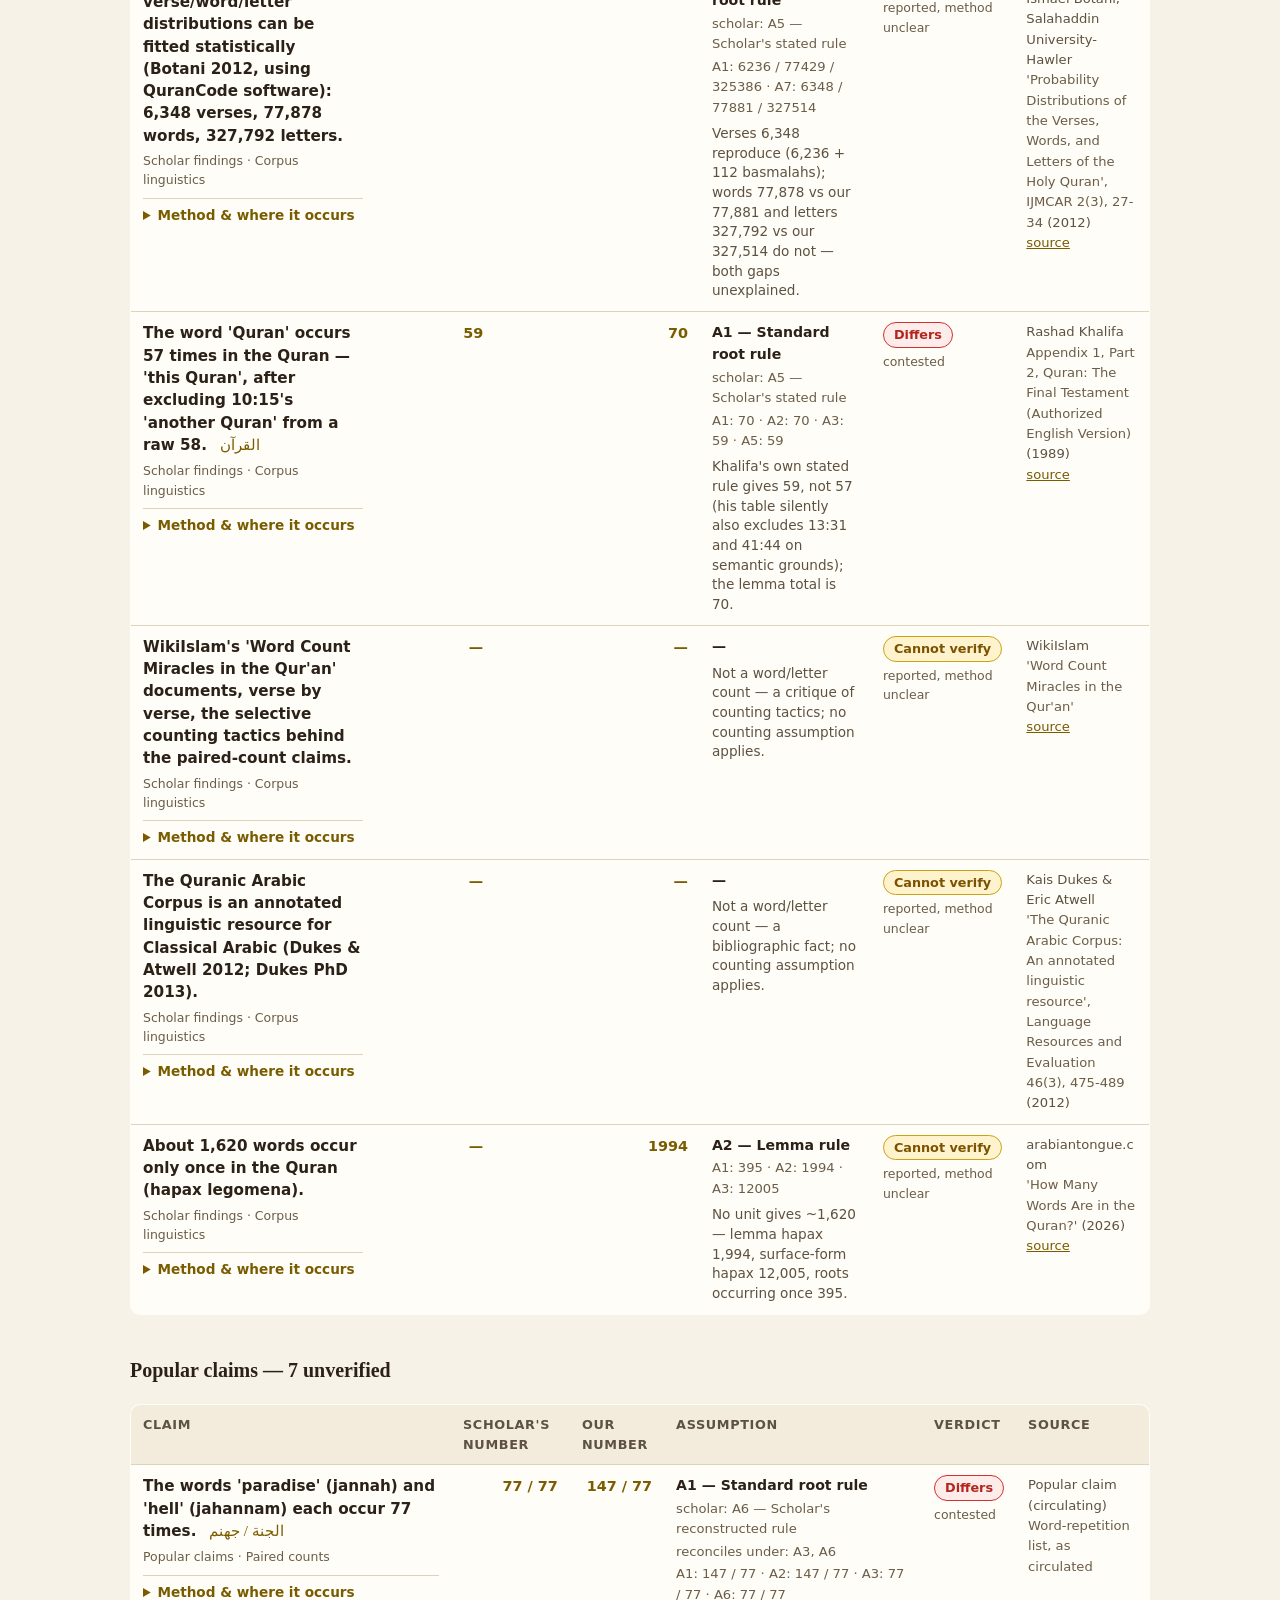
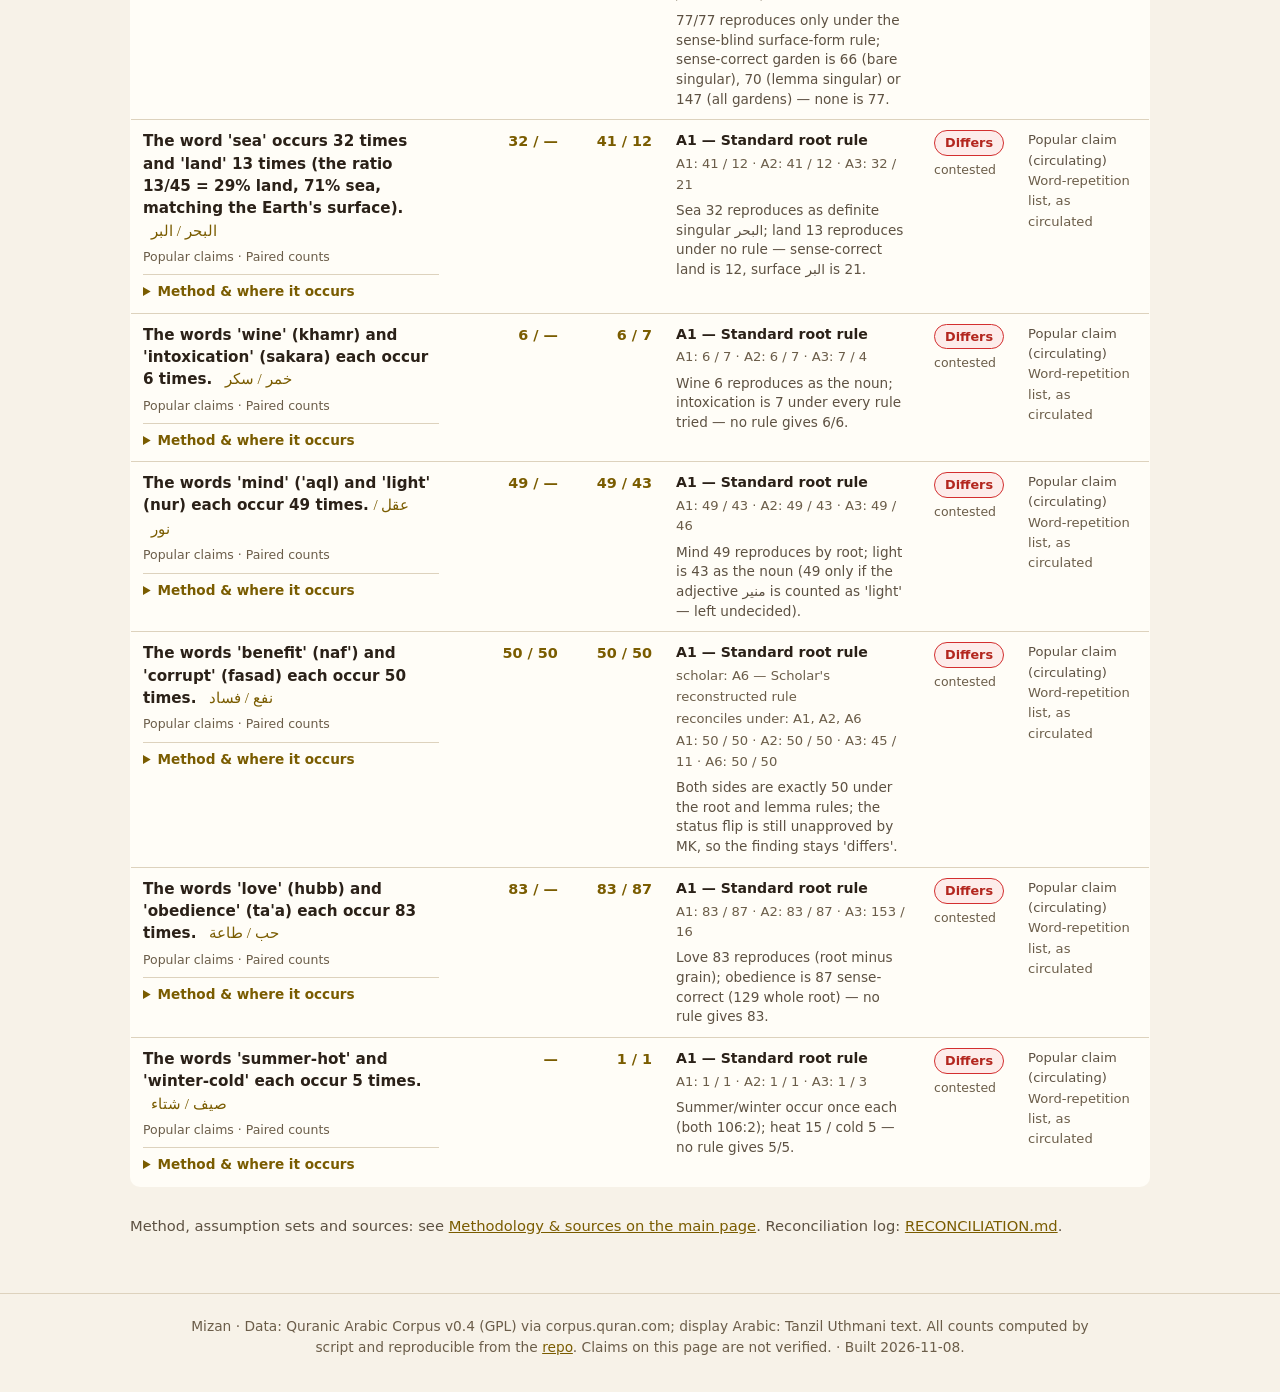
<file: unverified.html>
<!DOCTYPE html>
<html lang="en">
<head>
<meta charset="utf-8">
<meta name="viewport" content="width=device-width, initial-scale=1">
<title>Unverified claims — Mizan</title>
<meta name="description" content="Claims about Quranic word counts that our scripted recount could not confirm: 17 differ from our recount, 9 cannot be verified. Listed separately from the verified counts, clearly labelled as not verified.">
<link rel="stylesheet" href="styles.css">
<link rel="icon" type="image/png" href="images/mizan-favicon.png">
</head>
<body>
<header class="research-head">
  <div class="research-head-inner">
    <h1>Unverified claims — Mizan</h1>
    <p class="meta-line">Corpus: Quranic Arabic Corpus v0.4, 77,429 words · 6,236 verses · 114 surahs ·
      Data: 2026-11-08</p>
    <p class="unverified-banner"><b>Not verified.</b> Every claim on this page is one our scripted recount
      could <b>not</b> confirm: <span class="badge bad">differs</span> from our recount, or
      <span class="badge warn">cannot verify</span>. Nothing here is presented as a confirmed count.
      The confirmed counts are on the <a href="index.html">main page →</a></p>
    <p class="meta-line"><a href="index.html">← Back to the main page (verified counts only)</a></p>
  </div>
</header>

<main>
  <section class="panel active">
    <div class="panel-head">
      <h2>Claims our recount could not confirm</h2>
      <p>Published and widely-cited claims about Quranic word-count mathematics, each labelled
        <span class="badge bad">differs</span> or <span class="badge warn">cannot verify</span>
        against our scripted recount, with the method, the one-line reason, and the verse locations
        where applicable. Inclusion is not endorsement. Scholar findings and popular claims are kept
        in separate groups below.</p>
      <div class="controls">
        <input id="unverified-search" type="search" placeholder="Search unverified claims — e.g. sea, 145, letters…" aria-label="Search unverified claims">
        <select id="unverified-cat" aria-label="Filter by category">
          <option value="all">All categories</option>
          <option value="paired_counts">Paired counts</option>
          <option value="letter_counts">Letter counts</option>
          <option value="code19">Code 19</option>
          <option value="corpus_linguistics">Corpus linguistics</option>
        </select>
        <select id="unverified-status" aria-label="Filter by status">
          <option value="all">All unverified statuses</option>
          <option value="differs">Differs from our recount</option>
          <option value="cannot_verify">Cannot verify</option>
        </select>
      </div>
      <p class="tally" id="unverified-tally"></p>
    </div>
    <div id="unverified-list"></div>
    <p class="method-note">Method, assumption sets and sources: see
      <a href="index.html#method">Methodology &amp; sources on the main page</a>.
      Reconciliation log: <a href="https://github.com/mindsyourai/mizan/blob/main/RECONCILIATION.md">RECONCILIATION.md</a>.</p>
  </section>
</main>

<footer>
  <p>Mizan · Data: Quranic Arabic Corpus v0.4 (GPL) via corpus.quran.com; display Arabic: Tanzil Uthmani text.
  All counts computed by script and reproducible from the <a href="https://github.com/mindsyourai/mizan">repo</a>.
  Claims on this page are not verified. · Built 2026-11-08.</p>
</footer>

<script src="data.js"></script>
<script src="locations.js"></script>
<script src="app.js"></script>
</body>
</html>
</file>
<file: styles.css>
/* Mizan — light professional theme: warm beige background, gold-brown
   accents, green reserved for verified/confirmed states. Serif headings,
   clean tables, generous whitespace.
   Contrast (WCAG AA, normal text): ink 14.11:1 on bg / 15.48:1 on panel;
   muted 6.92:1 / 7.59:1; faint 5.73:1 / 6.28:1 (5.43:1 on panel2);
   gold-text 5.60:1 / 6.15:1 (5.31:1 on panel2); green 5.93:1 / 6.50:1;
   badge ok 6.63:1, bad 5.72:1, warn 6.25:1; tab-active text 4.81:1. */
:root{
  --bg:#f7f2e8; --bg2:#f3ecdc; --panel:#fffdf7; --panel2:#f3ecdc;
  --ink:#2b2118; --muted:#5d5142; --faint:#6b5d49;
  --gold:#8a6d1f; --gold-text:#7a5c00; --gold-dim:#a68a3c;
  --red:#b3261e; --green:#166b2d; --green-dark:#1b5e20; --amber:#7a5200;
  --line:#ddd2bd; --chip:#efe6d0;
}
*{box-sizing:border-box}
html{scroll-behavior:smooth;scroll-padding-top:124px}
/* scroll-padding-top keeps anchor jumps (#verified etc.) clear of the
   sticky .tabs bar, which would otherwise cover the section's first line.
   76px was too small: at desktop width the 7 tabs wrap to two rows, so the
   bar is ~108px tall (2 x ~39px rows + 6px gap + 24px padding). 124px
   clears it with ~16px to spare. section scroll-margin is belt-and-braces
   for the same jumps. */
section{scroll-margin-top:124px}
body{margin:0;background:var(--bg);color:var(--ink);
  font-family:system-ui,-apple-system,"Segoe UI",Roboto,Helvetica,Arial,sans-serif;
  line-height:1.55}
a{color:var(--gold-text)}
code{font-family:ui-monospace,SFMono-Regular,Menlo,monospace;font-size:.86em;
  background:var(--chip);padding:.1em .35em;border-radius:4px}
.ar{font-family:"Traditional Arabic","Amiri","Scheherazade New",serif;
  font-size:1.25em;direction:rtl}

/* research header: one line, no marketing copy */
.research-head{background:var(--bg2);border-bottom:1px solid var(--line);
  padding:18px 20px 14px}
.research-head-inner{max-width:1060px;margin:0 auto}
.research-head h1{font-size:1.35rem;margin:0;line-height:1.3;
  font-family:Georgia,"Times New Roman",serif}
.meta-line{color:var(--muted);font-size:.9rem;margin:6px 0 8px}
.meta-line #tally-line{color:var(--ink)}
.stats{color:var(--faint);font-size:.85rem}
.stats b{color:var(--gold-text);font-variant-numeric:tabular-nums}

/* humble intro, top of the main page */
.intro{font-family:Georgia,"Times New Roman",serif;font-size:1.06rem;line-height:1.6;
  color:#3d3222;background:var(--panel2);border-left:4px solid var(--gold);
  border-radius:0 10px 10px 0;padding:16px 20px;margin:22px 0 0}

/* tabs */
.tabs{position:sticky;top:0;z-index:10;display:flex;flex-wrap:wrap;gap:6px;
  max-width:1060px;margin:0 auto;padding:12px 20px;
  background:rgba(247,242,232,.97);border-bottom:1px solid var(--line)}
.tab{background:var(--chip);color:var(--muted);border:1px solid var(--line);
  border-radius:999px;padding:8px 16px;font-size:.92rem;cursor:pointer;text-decoration:none}
.tab:hover{color:var(--ink)}
.tab.active{background:var(--gold);color:#fffdf7;border-color:var(--gold);font-weight:700}

main{max-width:1060px;margin:0 auto;padding:8px 20px 40px}
.panel{display:block}
.panel.active{display:block}
.sample-note{color:#8a5a00;font-size:.9rem;font-weight:700}
.unverified-banner{background:#fdecea;border:1px solid #d32f2f;border-radius:10px;
  padding:12px 16px;color:var(--ink);font-size:.95rem;margin:12px 0}
.unverified-banner a{color:var(--gold-text)}
#unverified-list h3, #method h3{font-family:Georgia,serif;font-size:1.25rem;margin:26px 0 4px}
.panel-head h2{font-family:Georgia,serif;font-size:1.7rem;margin:26px 0 6px}
.panel-head h3{font-family:Georgia,serif;font-size:1.25rem;margin:26px 0 4px}
.panel-head p{color:var(--muted);max-width:820px}
.panel-head.sub h3{margin-top:34px}
.controls{display:flex;flex-wrap:wrap;gap:10px;align-items:center;margin:16px 0}
.controls input[type=search]{flex:1;min-width:240px;background:var(--panel);
  border:1px solid var(--line);color:var(--ink);border-radius:8px;padding:10px 12px;font-size:1rem}
.controls select{background:var(--panel);border:1px solid var(--line);color:var(--ink);
  border-radius:8px;padding:9px 10px;font-size:.95rem}
.check{color:var(--muted);font-size:.92rem;display:flex;gap:6px;align-items:center}
.tally{color:var(--muted);font-size:.9rem}

/* data tables (findings + methodology) */
.table-scroll{overflow-x:auto}
.data-table{width:100%;border-collapse:collapse;background:var(--panel);
  border:1px solid var(--line);border-radius:10px;overflow:hidden;
  font-size:.9rem;margin:14px 0}
.data-table th,.data-table td{padding:10px 12px;text-align:left;vertical-align:top;
  border-bottom:1px solid var(--line)}
.data-table thead th{background:var(--panel2);color:var(--muted);
  font-size:.8rem;text-transform:uppercase;letter-spacing:.05em;white-space:nowrap}
.data-table tbody tr:last-child th,.data-table tbody tr:last-child td{border-bottom:none}
.data-table tbody tr:hover{background:rgba(122,92,0,.05)}
.data-table.compact th{width:150px;color:var(--gold-text);font-weight:700;white-space:nowrap}
.data-table.compact td{color:var(--muted)}
.data-table.compact td b,.data-table.compact td strong{color:var(--ink)}

/* findings table — narrower column floors + wrapping headers so the table
   fits its 1020px container at desktop widths instead of overflowing into
   a horizontal scroll (the unverified page's table was ~60px too wide:
   280+180+140 floors plus nowrap headers). overflow-wrap is a safety net
   for long unbreakable tokens (e.g. URLs in a reason). */
.f-table thead th{white-space:normal}
.f-table td{overflow-wrap:anywhere}
.f-table .c-claim{min-width:220px}
.f-table .c-claim b{font-size:.95rem;line-height:1.4}
.f-table .c-claim .ar{color:var(--gold-text);font-size:1.05em;margin-left:8px}
.f-table .c-num{white-space:nowrap;font-weight:700;font-variant-numeric:tabular-nums;
  color:var(--gold-text);text-align:right}
.f-table .c-assume{min-width:150px}
.f-table .c-verdict{white-space:nowrap}
.f-table .c-src{font-size:.82rem;color:var(--muted);min-width:120px}
.f-table .c-src .src-title{color:var(--faint)}
.cat-tag{color:var(--faint);font-size:.78rem;margin-top:4px}
.assume-label{font-weight:700;font-size:.88rem}
.assume-sub{color:var(--faint);font-size:.82rem;margin-top:2px}
.reason{color:var(--muted);font-size:.85rem;margin-top:6px;line-height:1.45}
.conf{color:var(--faint);font-size:.78rem;margin-top:4px;max-width:130px;white-space:normal}
.f-table details.method{margin-top:8px;border-top:1px solid var(--line);padding-top:6px}
.f-table details.method summary{cursor:pointer;color:var(--gold-text);font-size:.85rem;font-weight:600}
.f-table details.method p{margin:8px 0;font-size:.88rem;color:var(--muted)}
.f-table details.method p b{color:var(--ink)}
.f-table .loc-list{display:block;max-height:180px;overflow:auto;margin-top:4px;
  font-size:.84rem;line-height:1.7;color:var(--faint);
  border:1px solid var(--line);border-radius:8px;padding:8px 10px;background:rgba(122,92,0,.04)}

/* surah table */
.type-tag{display:inline-block;border-radius:999px;padding:2px 10px;font-size:.8rem;font-weight:700}
.type-tag.meccan{background:#f3e8c8;color:#7a5c00;border:1px solid #c8a415}
.type-tag.medinan{background:#e8e0cc;color:#3d3222;border:1px solid #b8a67e}

/* pair cards */
.pair{background:var(--panel);border:1px solid var(--line);border-radius:12px;
  padding:18px 20px;margin:14px 0}
.pair h3{margin:0 0 2px;font-size:1.15rem}
.pair h3 .ar{color:var(--gold-text);font-size:1.05em;margin-left:10px}
.pair .ratio{color:var(--gold-text);font-weight:700}
.bars{margin:12px 0 6px}
.bar-row{display:grid;grid-template-columns:170px 1fr 64px;gap:10px;align-items:center;margin:7px 0}
.bar-row .lbl{font-size:.92rem}
.bar-row .lbl .ar{color:var(--gold-text)}
.bar-track{background:var(--bg2);border-radius:6px;height:22px;overflow:hidden}
.bar-fill{height:100%;border-radius:6px;min-width:2px}
.fill-a{background:linear-gradient(90deg,#7a5c00,#b08d2e)}
.fill-b{background:linear-gradient(90deg,#6d4c1a,#a67c52)}
.bar-row .num{text-align:right;font-weight:700;font-variant-numeric:tabular-nums}
.pair .notes{color:var(--muted);font-size:.88rem;margin:8px 0 0}
.pair .notes p{margin:4px 0}
.pair details{margin-top:10px}
.pair summary{cursor:pointer;color:var(--gold-text);font-size:.92rem}
.refs{margin:10px 0 0;padding:0;list-style:none}
.refs li{background:var(--panel2);border:1px solid var(--line);border-radius:8px;
  padding:10px 12px;margin:8px 0}
.refs .ref-tag{color:var(--gold-text);font-size:.82rem;font-weight:700}
.refs .verse{font-family:"Traditional Arabic","Amiri",serif;font-size:1.25rem;
  direction:rtl;text-align:right;line-height:2;margin:6px 0 2px}
.refs .word{color:var(--gold-text)}

/* extras */
.extras{display:grid;grid-template-columns:repeat(auto-fill,minmax(240px,1fr));gap:12px}
.extra{background:var(--panel);border:1px solid var(--line);border-radius:10px;padding:14px 16px}
.extra b{font-size:1.5rem;color:var(--gold-text);font-variant-numeric:tabular-nums}
.extra .t{display:block;font-weight:700;margin-top:2px}
.extra .t .ar{color:var(--gold-text)}
.extra p{color:var(--muted);font-size:.86rem;margin:6px 0 0}

/* names */
.graph-wrap{background:var(--panel);border:1px solid var(--line);border-radius:12px;
  padding:18px 20px;margin:14px 0}
.graph-head h3{margin:0 0 4px;font-size:1.15rem}
.graph-head .hint{color:var(--faint);font-size:.86rem}
#graph{width:100%;height:auto;display:block;background:var(--panel2);
  border:1px solid var(--line);border-radius:10px;cursor:pointer}
.graph-detail{margin-top:12px;color:var(--muted);font-size:.94rem}
.graph-detail b{color:var(--ink)}
.name-grid{display:grid;grid-template-columns:repeat(auto-fill,minmax(300px,1fr));gap:12px}
.name-card{background:var(--panel);border:1px solid var(--line);border-radius:10px;
  padding:14px 16px;cursor:pointer}
.name-card:hover{border-color:var(--gold)}
.name-card.zero{opacity:.75;border-style:dashed}
.name-card h4{margin:0;font-size:1.05rem}
.name-card h4 .ar{color:var(--gold-text);margin-left:8px}
.name-card .meaning{color:var(--muted);font-size:.9rem;margin:2px 0 8px}
.name-card .count-line{display:flex;justify-content:space-between;font-size:.9rem}
.name-card .count-line b{color:var(--gold-text);font-variant-numeric:tabular-nums}
.name-card .mini-bar{height:8px;background:var(--bg2);border-radius:4px;margin-top:6px;overflow:hidden}
.name-card .mini-bar i{display:block;height:100%;background:var(--gold);border-radius:4px}
.name-card .zero-tag{color:var(--amber);font-weight:700;font-size:.85rem}
.name-detail{background:var(--panel);border:1px solid var(--gold);border-radius:12px;
  padding:18px 20px;margin:18px 0}
.name-detail h3{margin:0 0 4px}
.name-detail h3 .ar{color:var(--gold-text);margin-left:10px}
.name-detail p{color:var(--muted)}
.name-detail .kv{display:grid;grid-template-columns:repeat(auto-fit,minmax(150px,1fr));gap:8px;margin:12px 0}
.name-detail .kv div{background:var(--panel2);border-radius:8px;padding:8px 12px}
.name-detail .kv b{display:block;font-size:1.2rem;color:var(--gold-text)}

/* "More than 99" note under the Names intro */
.more-names{background:var(--panel);border:1px solid var(--line);border-left:4px solid var(--gold);
  border-radius:0 10px 10px 0;padding:14px 18px;margin:16px 0}
.more-names h3{font-family:Georgia,serif;font-size:1.15rem;margin:0 0 4px}
.more-names p{color:var(--muted);font-size:.92rem;margin:4px 0 8px}
.more-names ul{margin:6px 0 0;padding-left:20px}
.more-names li{margin:5px 0;font-size:.95rem}
.more-names li .ar{color:var(--gold-text)}
.more-names .ref-refs{color:var(--muted);font-size:.88rem}

/* badges — green is reserved for verified/confirmed states */
.badge{display:inline-block;border-radius:999px;padding:2px 10px;font-size:.8rem;font-weight:700}
.badge.ok{background:#dff0e2;color:var(--green-dark);border:1px solid #2e7d32}
.badge.warn{background:#fff3cd;color:var(--amber);border:1px solid #c8a415}
.badge.bad{background:#fdecea;color:var(--red);border:1px solid #d32f2f}
.badge.cat{background:var(--chip);color:var(--gold-text);border:1px solid var(--line)}

/* methodology */
#tab-method h3{font-family:Georgia,serif;font-size:1.25rem;margin:26px 0 4px}
.scope-line{color:var(--ink);font-size:.95rem}
.method-note{color:var(--muted);font-size:.92rem}
.repro{color:var(--muted);font-size:.92rem}
.repro li{margin:5px 0}
.sources{list-style:none;padding:0}
.sources li{margin:6px 0;color:var(--muted);font-size:.92rem}

footer{border-top:1px solid var(--line);padding:22px 20px 34px;color:var(--faint);
  font-size:.86rem;text-align:center}
footer p{max-width:900px;margin:0 auto}
@media (max-width:640px){
  .bar-row{grid-template-columns:110px 1fr 52px}
  .research-head{padding:14px 16px 10px}
  .data-table.compact th{width:110px;white-space:normal}
}

.brand-logo{display:block;margin:0 auto 8px;max-width:340px;width:72%;height:auto;border-radius:8px}
.mizan-table td.ar{font-size:1.15em;line-height:2;text-align:right;direction:rtl}
.research-head h1 .ar{color:var(--gold-text)}
</file>
